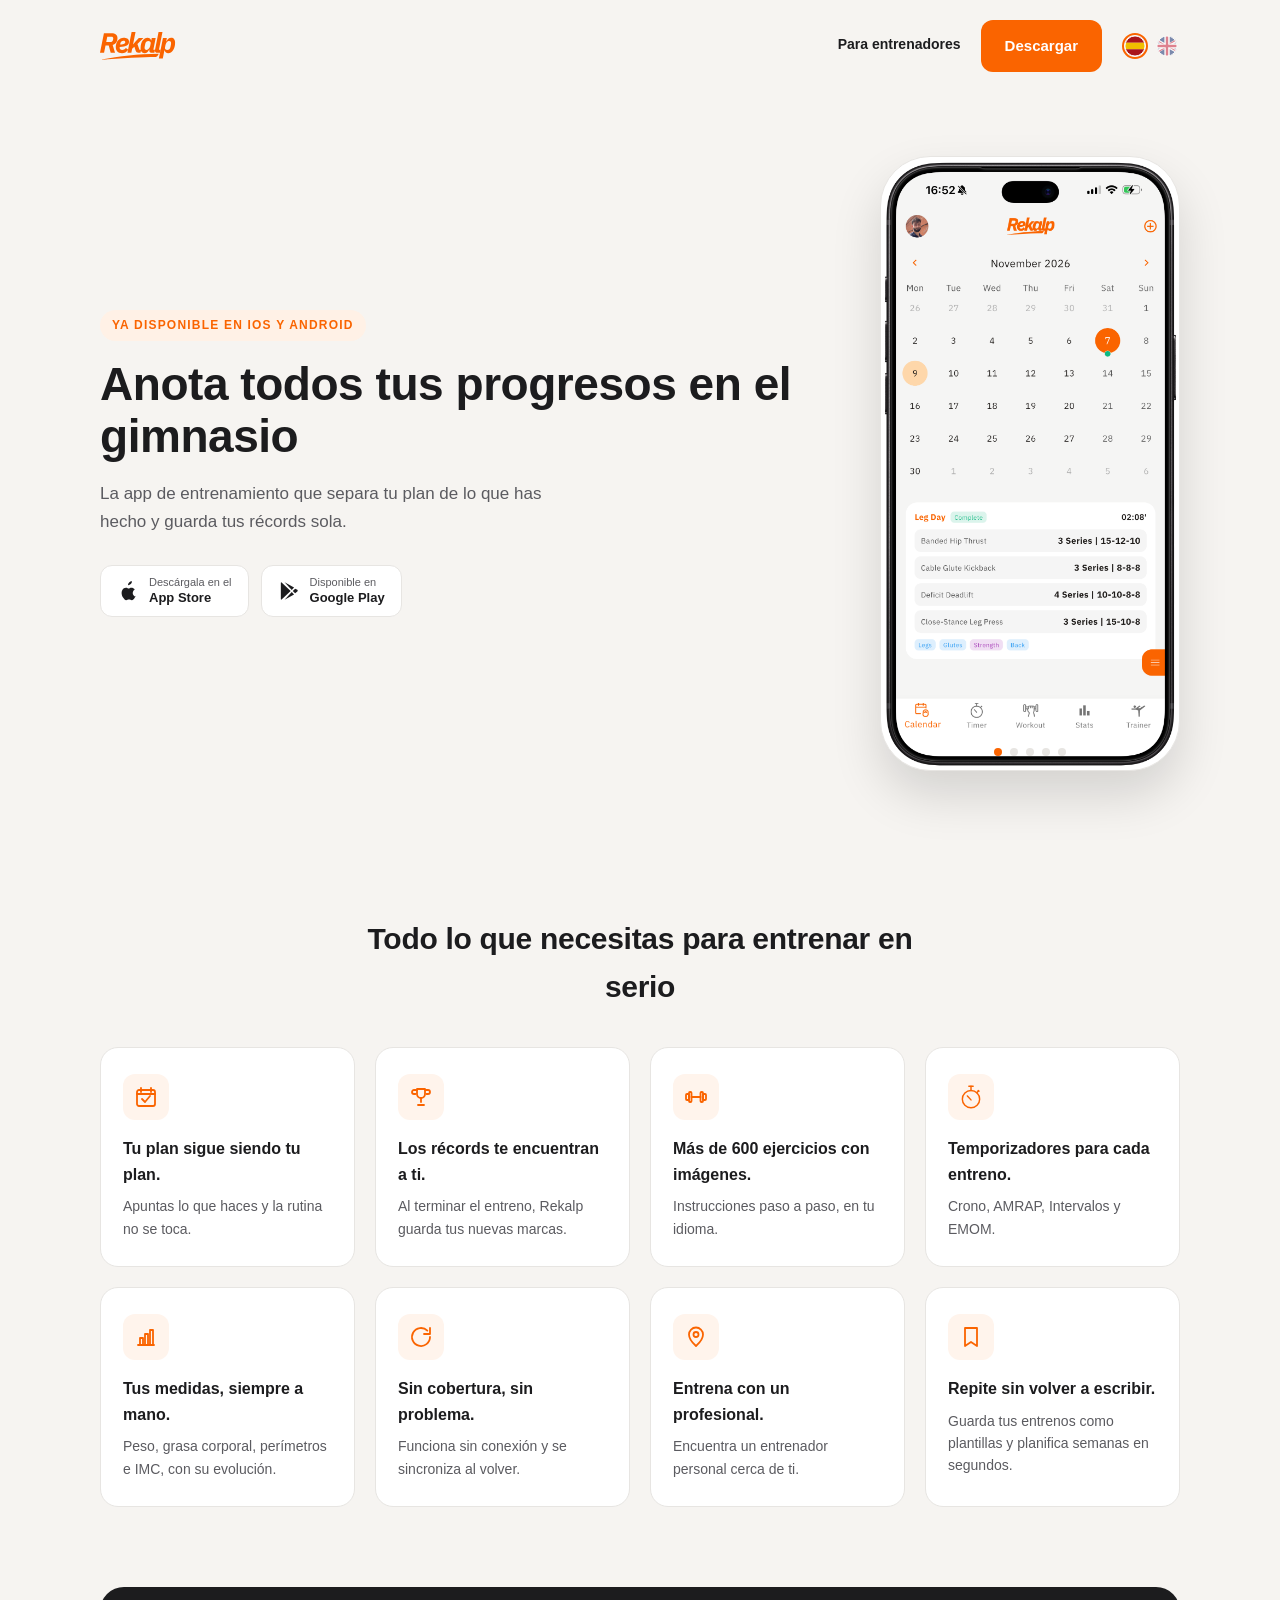
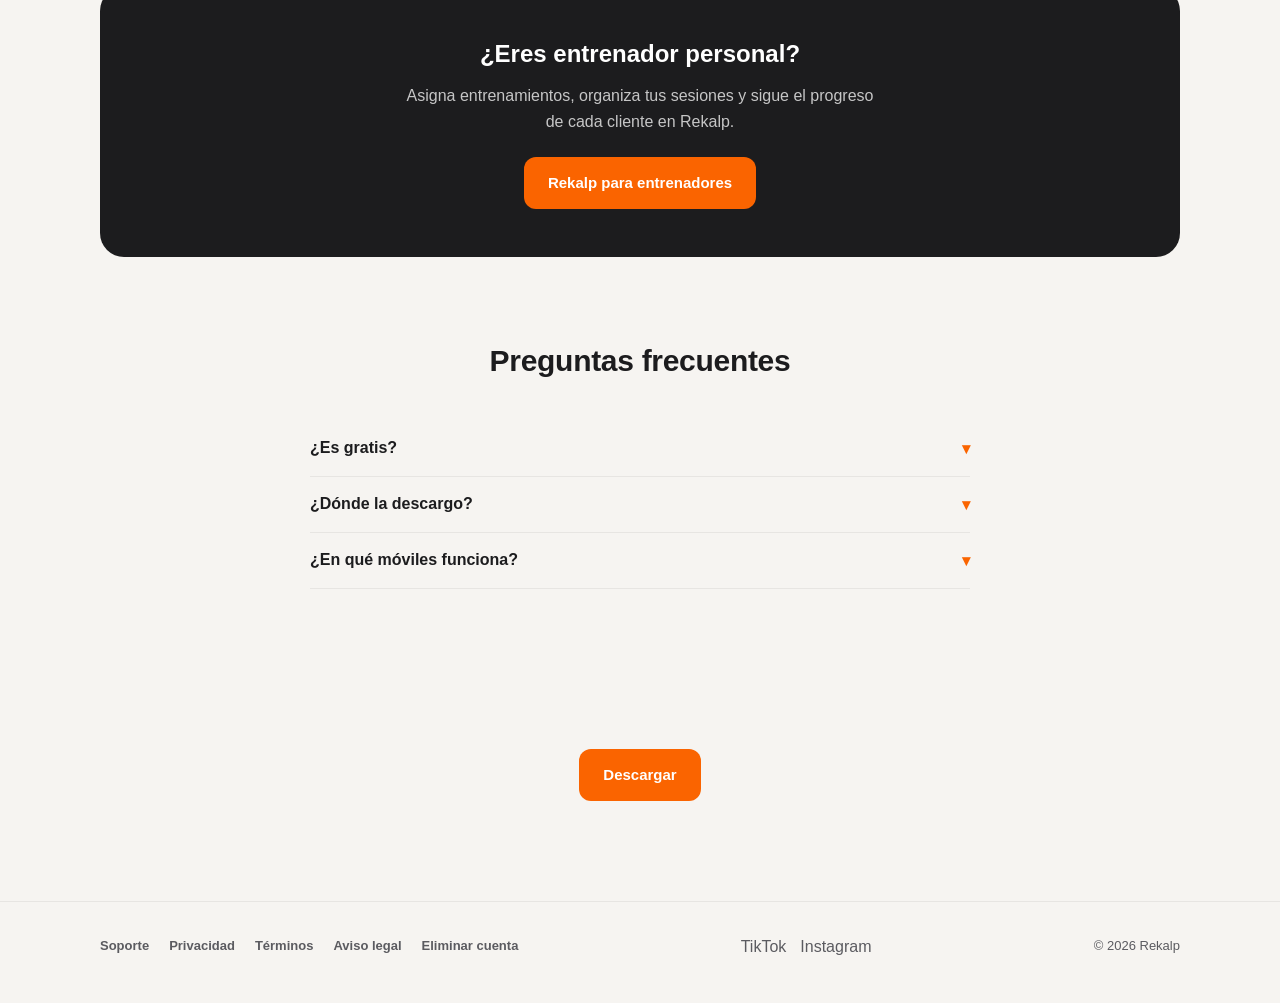
<file: index.html>
<!DOCTYPE html>
<html lang="es">
<head>
<meta charset="UTF-8">
<meta name="viewport" content="width=device-width, initial-scale=1">
<title>Rekalp — Anota todos tus progresos en el gimnasio</title>
<meta name="description" content="La app de entrenamiento que separa tu plan de lo que has hecho y guarda tus récords sola. Disponible gratis en iOS y Android.">
<link rel="icon" href="favicon.svg" type="image/svg+xml">
<link rel="canonical" href="https://rekalp.com/">
<link rel="stylesheet" href="css/site.css">
</head>
<body>

<nav class="topbar">
  <div class="wrap">
    <a href="index.html"><img class="brand-logo" src="assets/logo.svg" alt="Rekalp"></a>
    <div class="nav-links">
      <a class="nav-link" href="trainers/index.html" data-i18n="nav.trainersLink">Para entrenadores</a>
      <a class="btn" href="download/index.html" data-i18n="nav.ctaDownload">Descargar</a>
      <div class="lang-switch"><button type="button" data-lang-switch="es-ES" aria-label="Español"><img src="assets/icons/flag_es.svg" alt=""></button><button type="button" data-lang-switch="en" aria-label="English"><img src="assets/icons/flag_en.svg" alt=""></button></div>
    </div>
  </div>
</nav>

<header class="hero">
  <div class="wrap hero-inner">
    <div class="hero-copy">
      <span class="eyebrow" data-i18n="home.eyebrow">Ya disponible en iOS y Android</span>
      <h1 data-i18n="home.title">Anota todos tus progresos en el gimnasio</h1>
      <p class="lead" data-i18n="home.subtitle">La app de entrenamiento que separa tu plan de lo que has hecho y guarda tus récords sola.</p>

      <div class="store-row">
        <a class="store-badge" href="https://apps.apple.com/app/rekalp-workout-tracker/id6815192731?pt=94496834&amp;ct=web&amp;mt=8" target="_blank" rel="noopener noreferrer">
          <svg viewBox="0 0 24 24" fill="currentColor"><path d="M16.365 1.43c0 1.14-.42 2.1-1.26 2.91-.9.87-1.95 1.32-3.15 1.26-.03-1.11.42-2.1 1.26-2.94.87-.9 1.98-1.35 3.15-1.23zM20.46 17.19c-.42.96-.9 1.83-1.47 2.61-.78 1.08-1.56 2.16-2.82 2.19-1.23.03-1.65-.75-3.06-.75-1.44 0-1.89.72-3.09.78-1.23.06-2.16-1.17-2.97-2.25-1.62-2.19-2.88-6.21-1.2-8.94.84-1.38 2.31-2.25 3.9-2.28 1.2-.03 1.95.81 2.97.81 1.02 0 1.65-.81 3.09-.81 1.26 0 2.61.69 3.57 1.89-3.15 1.95-2.64 6.24.09 7.56z"/></svg>
          <span><span class="store-sub" data-i18n="stores.appleSub">Descárgala en el</span><span class="store-label">App Store</span></span>
        </a>
        <a class="store-badge" href="https://play.google.com/store/apps/details?id=com.brtdigitalmedia.rekalp&amp;referrer=utm_source%3Dweb" target="_blank" rel="noopener noreferrer">
          <svg viewBox="0 0 24 24" fill="currentColor"><path d="M3.6 2.4 13.8 12 3.6 21.6c-.3-.2-.5-.5-.5-.9V3.3c0-.4.2-.7.5-.9zM15 13.2l2.5 2.5-10.3 5.9 7.8-8.4zM21.1 10.7c.6.5.6 1.3 0 1.8l-2.4 1.9L16.1 12l2.6-2.4 2.4 1.1zM15 10.8 7.2 2.4l10.3 5.9L15 10.8z"/></svg>
          <span><span class="store-sub" data-i18n="stores.googleSub">Disponible en</span><span class="store-label">Google Play</span></span>
        </a>
      </div>
    </div>

    <div class="hero-media">
      <div class="carousel" data-carousel>
        <img class="carousel-slide active" src="screenshot_1.png" alt="Captura de la app Rekalp 1">
        <img class="carousel-slide" src="screenshot_2.png" alt="Captura de la app Rekalp 2">
        <img class="carousel-slide" src="screenshot_3.png" alt="Captura de la app Rekalp 3">
        <img class="carousel-slide" src="screenshot_4.png" alt="Captura de la app Rekalp 4">
        <img class="carousel-slide" src="screenshot_5.png" alt="Captura de la app Rekalp 5">
        <div class="carousel-dots">
          <button class="carousel-dot active" aria-label="Mostrar captura 1"></button>
          <button class="carousel-dot" aria-label="Mostrar captura 2"></button>
          <button class="carousel-dot" aria-label="Mostrar captura 3"></button>
          <button class="carousel-dot" aria-label="Mostrar captura 4"></button>
          <button class="carousel-dot" aria-label="Mostrar captura 5"></button>
        </div>
      </div>
    </div>
  </div>
</header>

<section class="section">
  <div class="wrap">
    <div class="section-head">
      <h2 data-i18n="home.advantages.title">Todo lo que necesitas para entrenar en serio</h2>
    </div>
    <div class="card-grid">
      <div class="card">
        <div class="feature-icon">
          <svg viewBox="0 0 24 24" fill="none" stroke="currentColor" stroke-width="1.8" stroke-linecap="round" stroke-linejoin="round"><rect x="3" y="5" width="18" height="16" rx="2"/><line x1="3" y1="9" x2="21" y2="9"/><line x1="7" y1="3" x2="7" y2="7"/><line x1="17" y1="3" x2="17" y2="7"/><polyline points="8 14 11 17 16 11"/></svg>
        </div>
        <h3 data-i18n="home.advantages.item1Title">Tu plan sigue siendo tu plan.</h3>
        <p data-i18n="home.advantages.item1Body">Apuntas lo que haces y la rutina no se toca.</p>
      </div>
      <div class="card">
        <div class="feature-icon">
          <svg viewBox="0 0 24 24" fill="none" stroke="currentColor" stroke-width="1.8" stroke-linecap="round" stroke-linejoin="round"><path d="M8 4h8v5a4 4 0 0 1-8 0V4Z"/><path d="M8 5H5a2 2 0 0 0 0 4h1.5"/><path d="M16 5h3a2 2 0 0 1 0 4h-1.5"/><line x1="12" y1="13" x2="12" y2="17"/><line x1="9" y1="20" x2="15" y2="20"/></svg>
        </div>
        <h3 data-i18n="home.advantages.item2Title">Los récords te encuentran a ti.</h3>
        <p data-i18n="home.advantages.item2Body">Al terminar el entreno, Rekalp guarda tus nuevas marcas.</p>
      </div>
      <div class="card">
        <div class="feature-icon">
          <svg viewBox="0 0 24 24" fill="none" stroke="currentColor" stroke-width="1.8" stroke-linecap="round" stroke-linejoin="round"><rect x="2" y="9" width="3" height="6" rx="1"/><rect x="19" y="9" width="3" height="6" rx="1"/><rect x="5" y="7" width="2.5" height="10" rx="1"/><rect x="16.5" y="7" width="2.5" height="10" rx="1"/><line x1="7.5" y1="12" x2="16.5" y2="12"/></svg>
        </div>
        <h3 data-i18n="home.advantages.item3Title">Más de 600 ejercicios con imágenes.</h3>
        <p data-i18n="home.advantages.item3Body">Instrucciones paso a paso, en tu idioma.</p>
      </div>
      <div class="card">
        <div class="feature-icon">
          <svg viewBox="0 0 25 24" fill="none"><path d="M12.5 23.25C17.4706 23.25 21.5 19.2206 21.5 14.25C21.5 9.27944 17.4706 5.25 12.5 5.25C7.52944 5.25 3.5 9.27944 3.5 14.25C3.5 19.2206 7.52944 23.25 12.5 23.25Z" stroke="currentColor" stroke-width="1.5" stroke-linecap="round" stroke-linejoin="round"/><path d="M18.5 7.5L20.375 5.625" stroke="currentColor" stroke-width="1.5" stroke-linecap="round" stroke-linejoin="round"/><path d="M20 5.25L20.75 6" stroke="currentColor" stroke-width="1.5" stroke-linecap="round" stroke-linejoin="round"/><path d="M12.5 5.25V0.75" stroke="currentColor" stroke-width="1.5" stroke-linecap="round" stroke-linejoin="round"/><path d="M14.75 0.75H10.25" stroke="currentColor" stroke-width="1.5" stroke-linecap="round" stroke-linejoin="round"/><path d="M12.5 15.0001L8.75 10.8491" stroke="currentColor" stroke-width="1.5" stroke-linecap="round" stroke-linejoin="round"/></svg>
        </div>
        <h3 data-i18n="home.advantages.item4Title">Temporizadores para cada entreno.</h3>
        <p data-i18n="home.advantages.item4Body">Crono, AMRAP, Intervalos y EMOM.</p>
      </div>
      <div class="card">
        <div class="feature-icon">
          <svg viewBox="0 0 24 24" fill="none" stroke="currentColor" stroke-width="1.8" stroke-linecap="round" stroke-linejoin="round"><line x1="4" y1="20" x2="20" y2="20"/><rect x="6" y="13" width="3" height="7"/><rect x="11" y="9" width="3" height="11"/><rect x="16" y="5" width="3" height="15"/></svg>
        </div>
        <h3 data-i18n="home.advantages.item5Title">Tus medidas, siempre a mano.</h3>
        <p data-i18n="home.advantages.item5Body">Peso, grasa corporal, perímetros e IMC, con su evolución.</p>
      </div>
      <div class="card">
        <div class="feature-icon">
          <svg viewBox="0 0 24 24" fill="none" stroke="currentColor" stroke-width="1.8" stroke-linecap="round" stroke-linejoin="round"><path d="M21 12a9 9 0 1 1-2.64-6.36"/><polyline points="21 3 21 9 15 9"/></svg>
        </div>
        <h3 data-i18n="home.advantages.item6Title">Sin cobertura, sin problema.</h3>
        <p data-i18n="home.advantages.item6Body">Funciona sin conexión y se sincroniza al volver.</p>
      </div>
      <div class="card">
        <div class="feature-icon">
          <svg viewBox="0 0 24 24" fill="none" stroke="currentColor" stroke-width="1.8" stroke-linecap="round" stroke-linejoin="round"><path d="M12 21s-7-6.2-7-11.5a7 7 0 0 1 14 0C19 14.8 12 21 12 21Z"/><circle cx="12" cy="9.5" r="2.5"/></svg>
        </div>
        <h3 data-i18n="home.advantages.item7Title">Entrena con un profesional.</h3>
        <p data-i18n="home.advantages.item7Body">Encuentra un entrenador personal cerca de ti.</p>
      </div>
      <div class="card">
        <div class="feature-icon">
          <svg viewBox="0 0 24 24" fill="none" stroke="currentColor" stroke-width="1.8" stroke-linecap="round" stroke-linejoin="round"><path d="M6 3h12v18l-6-4-6 4V3Z"/></svg>
        </div>
        <h3 data-i18n="home.advantages.item8Title">Repite sin volver a escribir.</h3>
        <p data-i18n="home.advantages.item8Body">Guarda tus entrenos como plantillas y planifica semanas en segundos.</p>
      </div>
    </div>
  </div>
</section>

<section class="section" style="padding-top:0;">
  <div class="wrap">
    <div class="dark-band" style="text-align:center;">
      <h2 data-i18n="home.trainerBlock.title">¿Eres entrenador personal?</h2>
      <p style="margin:0 auto 22px; max-width:480px;" data-i18n="home.trainerBlock.body">Asigna entrenamientos, organiza tus sesiones y sigue el progreso de cada cliente en Rekalp.</p>
      <a class="btn" href="trainers/index.html" data-i18n="home.trainerBlock.cta">Rekalp para entrenadores</a>
    </div>
  </div>
</section>

<section class="section" style="padding-top:0;">
  <div class="wrap" style="max-width:700px;">
    <div class="section-head">
      <h2 data-i18n="home.faq.title">Preguntas frecuentes</h2>
    </div>
    <div class="faq-list">
      <div class="faq-item">
        <button class="faq-question"><span data-i18n="home.faq.q1">¿Es gratis?</span><span class="chevron">▾</span></button>
        <div class="faq-answer"><p data-i18n="home.faq.a1">Sí. Rekalp es gratis con anuncios. Rekalp Pro quita los anuncios y te deja usarla en hasta 3 dispositivos (2,99 €/mes o 19,99 €/año).</p></div>
      </div>
      <div class="faq-item">
        <button class="faq-question"><span data-i18n="home.faq.q2Live">¿Dónde la descargo?</span><span class="chevron">▾</span></button>
        <div class="faq-answer"><p data-i18n="home.faq.a2Live">En el App Store para iPhone y en Google Play para Android.</p></div>
      </div>
      <div class="faq-item">
        <button class="faq-question"><span data-i18n="home.faq.q3">¿En qué móviles funciona?</span><span class="chevron">▾</span></button>
        <div class="faq-answer"><p data-i18n="home.faq.a3">iPhone y Android.</p></div>
      </div>
    </div>
  </div>
</section>

<section class="section" style="text-align:center;">
  <div class="wrap">
    <a class="btn" href="download/index.html" data-i18n="nav.ctaDownload">Descargar</a>
  </div>
</section>

<footer>
  <div class="wrap">
    <div class="footer-links">
      <a href="support/index.html" data-i18n="footer.support">Soporte</a>
      <a href="privacy/index.html" data-i18n="footer.privacy">Privacidad</a>
      <a href="terms/index.html" data-i18n="footer.terms">Términos</a>
      <a href="legal/index.html" data-i18n="footer.legal">Aviso legal</a>
      <a href="delete-account/index.html" data-i18n="footer.deleteAccount">Eliminar cuenta</a>
    </div>
    <div class="footer-social">
      <!-- TODO: replace with the real TikTok/Instagram handle URLs once confirmed -->
      <a href="https://www.tiktok.com/@rekalp_app" target="_blank" rel="noopener noreferrer" aria-label="TikTok">TikTok</a>
      <a href="https://www.instagram.com/rekalp_app" target="_blank" rel="noopener noreferrer" aria-label="Instagram">Instagram</a>
    </div>
    <span class="footer-copy" data-i18n="footer.copyright">© 2026 Rekalp</span>
  </div>
</footer>

<script src="js/i18n.js"></script>
<script src="js/carousel.js"></script>
<script>
document.querySelectorAll('.faq-question').forEach(function (btn) {
  btn.addEventListener('click', function () {
    btn.closest('.faq-item').classList.toggle('open');
  });
});
</script>

</body>
</html>
</file>
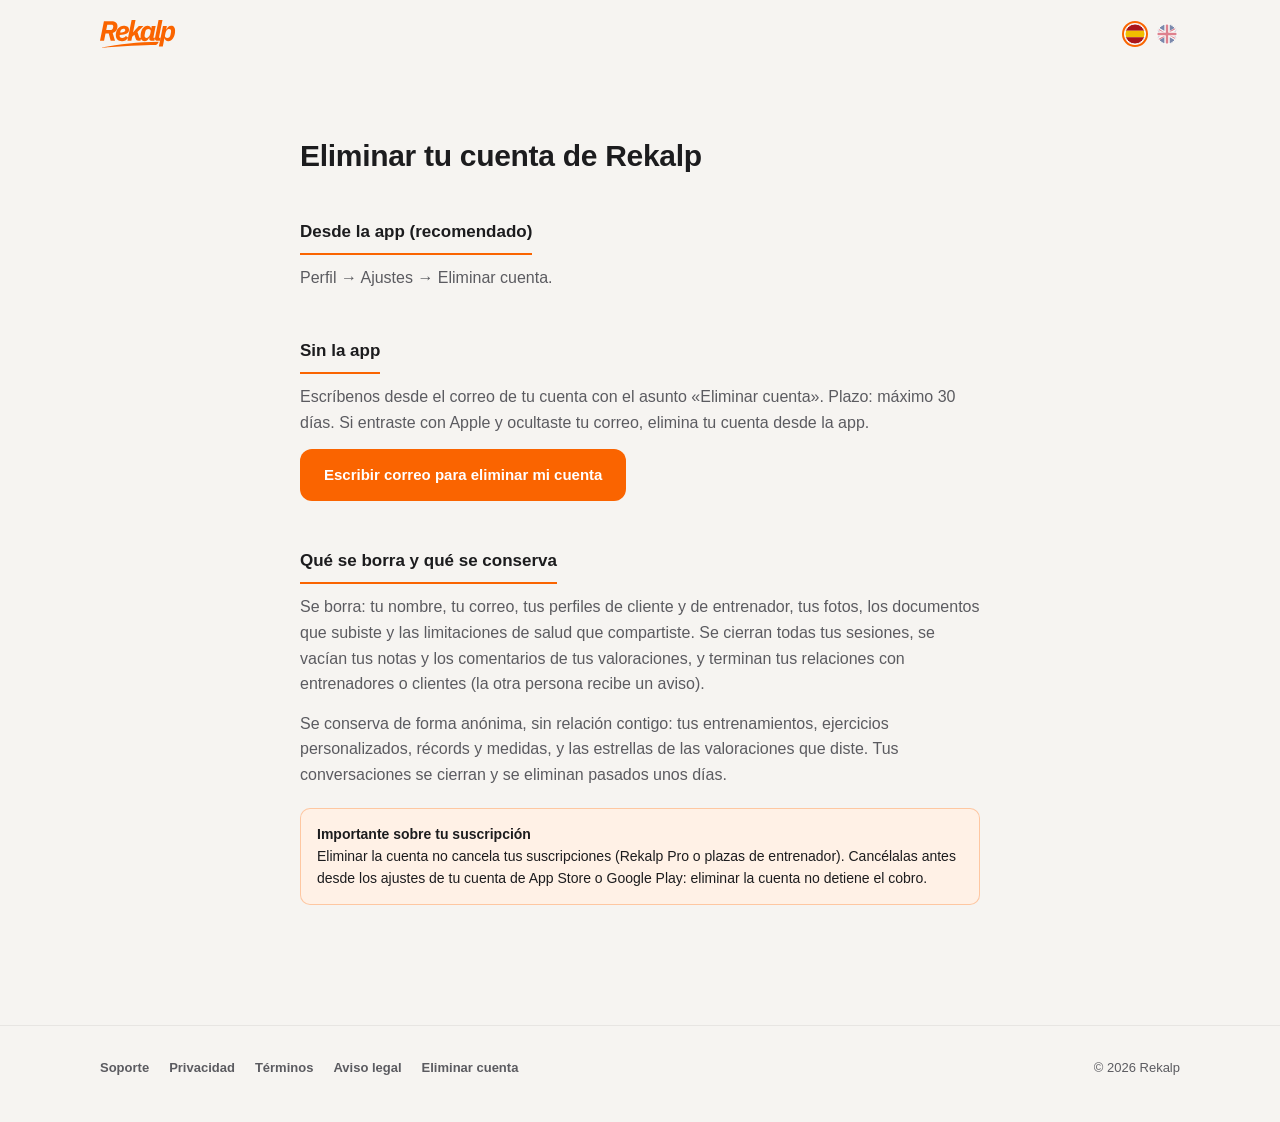
<file: delete-account/index.html>
<!DOCTYPE html>
<html lang="es">
<head>
<meta charset="UTF-8">
<meta name="viewport" content="width=device-width, initial-scale=1">
<title>Eliminar cuenta — Rekalp</title>
<meta name="description" content="Cómo eliminar tu cuenta de Rekalp, desde la app o por correo.">
<link rel="icon" href="../favicon.svg" type="image/svg+xml">
<link rel="canonical" href="https://rekalp.com/delete-account">
<link rel="stylesheet" href="../css/site.css">
</head>
<body>

<nav class="topbar">
  <div class="wrap">
    <a href="../index.html"><img class="brand-logo" src="../assets/logo.svg" alt="Rekalp"></a>
    <div class="lang-switch"><button type="button" data-lang-switch="es-ES" aria-label="Español"><img src="../assets/icons/flag_es.svg" alt=""></button><button type="button" data-lang-switch="en" aria-label="English"><img src="../assets/icons/flag_en.svg" alt=""></button></div>
  </div>
</nav>

<div class="doc">
  <h1 data-i18n="deleteAccount.title">Eliminar tu cuenta de Rekalp</h1>

  <h2 data-i18n="deleteAccount.fromAppTitle">Desde la app (recomendado)</h2>
  <p data-i18n="deleteAccount.fromAppBody">Perfil → Ajustes → Eliminar cuenta.</p>

  <h2 data-i18n="deleteAccount.withoutAppTitle">Sin la app</h2>
  <p data-i18n="deleteAccount.withoutAppBody">Escríbenos desde el correo de tu cuenta con el asunto «Eliminar cuenta». Plazo: máximo 30 días. Si entraste con Apple y ocultaste tu correo, elimina tu cuenta desde la app.</p>
  <p>
    <a class="btn" id="delete-mailto" href="#" data-i18n="deleteAccount.mailtoButton">Escribir correo para eliminar mi cuenta</a>
  </p>

  <h2 data-i18n="deleteAccount.dataTitle">Qué se borra y qué se conserva</h2>
  <p data-i18n="deleteAccount.dataDeleted">Se borra: tu nombre, tu correo, tus perfiles de cliente y de entrenador, tus fotos, los documentos que subiste y las limitaciones de salud que compartiste. Se cierran todas tus sesiones, se vacían tus notas y los comentarios de tus valoraciones, y terminan tus relaciones con entrenadores o clientes (la otra persona recibe un aviso).</p>
  <p data-i18n="deleteAccount.dataKept">Se conserva de forma anónima, sin relación contigo: tus entrenamientos, ejercicios personalizados, récords y medidas, y las estrellas de las valoraciones que diste. Tus conversaciones se cierran y se eliminan pasados unos días.</p>

  <div class="note">
    <strong data-i18n="deleteAccount.subscriptionWarningTitle">Importante sobre tu suscripción</strong><br>
    <span data-i18n="deleteAccount.subscriptionWarningBody">Eliminar la cuenta no cancela tus suscripciones (Rekalp Pro o plazas de entrenador). Cancélalas antes desde los ajustes de tu cuenta de App Store o Google Play: eliminar la cuenta no detiene el cobro.</span>
  </div>
</div>

<footer>
  <div class="wrap">
    <div class="footer-links">
      <a href="../support/index.html" data-i18n="footer.support">Soporte</a>
      <a href="../privacy/index.html" data-i18n="footer.privacy">Privacidad</a>
      <a href="../terms/index.html" data-i18n="footer.terms">Términos</a>
      <a href="../legal/index.html" data-i18n="footer.legal">Aviso legal</a>
      <a href="../delete-account/index.html" data-i18n="footer.deleteAccount">Eliminar cuenta</a>
    </div>
    <span class="footer-copy" data-i18n="footer.copyright">© 2026 Rekalp</span>
  </div>
</footer>

<script src="../js/i18n.js"></script>
<script>
document.getElementById('delete-mailto').href =
  'mailto:rekalpfitness+legal@gmail.com?subject=' + encodeURIComponent('Eliminar cuenta') +
  '&body=' + 'Hola%2C%20quiero%20eliminar%20mi%20cuenta%20de%20Rekalp%20asociada%20a%20este%20correo%20electr%C3%B3nico.%0D%0A%0D%0AGracias.';
</script>

</body>
</html>
</file>
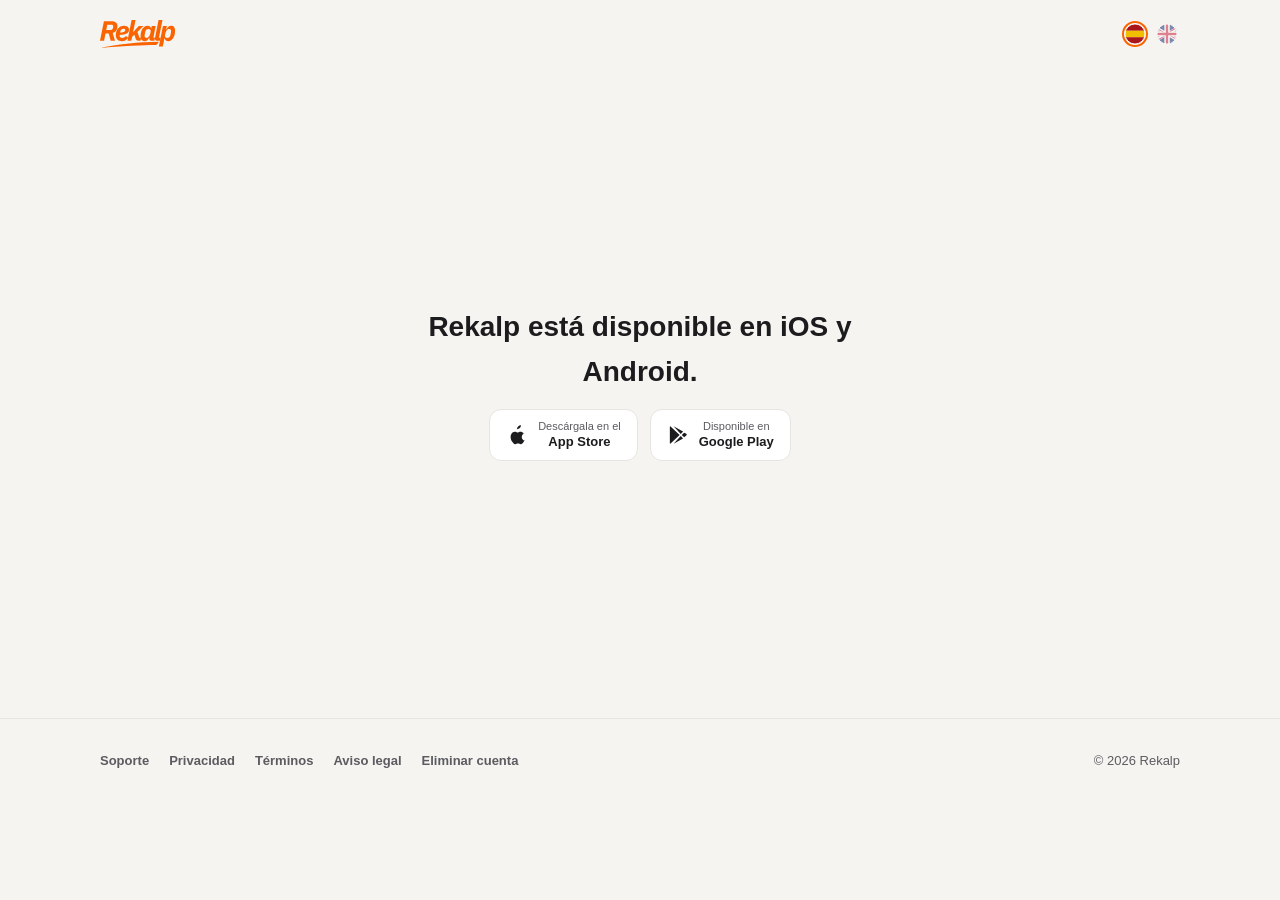
<file: download/index.html>
<!DOCTYPE html>
<html lang="es">
<head>
<meta charset="UTF-8">
<meta name="viewport" content="width=device-width, initial-scale=1">
<title>Descargar Rekalp</title>
<link rel="icon" href="../favicon.svg" type="image/svg+xml">
<link rel="canonical" href="https://rekalp.com/download">
<link rel="stylesheet" href="../css/site.css">
</head>
<body>

<nav class="topbar">
  <div class="wrap">
    <a href="../index.html"><img class="brand-logo" src="../assets/logo.svg" alt="Rekalp"></a>
    <div class="lang-switch"><button type="button" data-lang-switch="es-ES" aria-label="Español"><img src="../assets/icons/flag_es.svg" alt=""></button><button type="button" data-lang-switch="en" aria-label="English"><img src="../assets/icons/flag_en.svg" alt=""></button></div>
  </div>
</nav>

<div class="simple-page">
  <div class="simple-card">
    <h1 data-i18n="download.title">Rekalp está disponible en iOS y Android.</h1>
    <div class="store-row" style="justify-content:center;">
      <a class="store-badge" href="https://apps.apple.com/app/rekalp-workout-tracker/id6815192731" target="_blank" rel="noopener noreferrer">
        <svg viewBox="0 0 24 24" fill="currentColor"><path d="M16.365 1.43c0 1.14-.42 2.1-1.26 2.91-.9.87-1.95 1.32-3.15 1.26-.03-1.11.42-2.1 1.26-2.94.87-.9 1.98-1.35 3.15-1.23zM20.46 17.19c-.42.96-.9 1.83-1.47 2.61-.78 1.08-1.56 2.16-2.82 2.19-1.23.03-1.65-.75-3.06-.75-1.44 0-1.89.72-3.09.78-1.23.06-2.16-1.17-2.97-2.25-1.62-2.19-2.88-6.21-1.2-8.94.84-1.38 2.31-2.25 3.9-2.28 1.2-.03 1.95.81 2.97.81 1.02 0 1.65-.81 3.09-.81 1.26 0 2.61.69 3.57 1.89-3.15 1.95-2.64 6.24.09 7.56z"/></svg>
        <span><span class="store-sub" data-i18n="stores.appleSub">Descárgala en el</span><span class="store-label">App Store</span></span>
      </a>
      <a class="store-badge" href="https://play.google.com/store/apps/details?id=com.brtdigitalmedia.rekalp" target="_blank" rel="noopener noreferrer">
        <svg viewBox="0 0 24 24" fill="currentColor"><path d="M3.6 2.4 13.8 12 3.6 21.6c-.3-.2-.5-.5-.5-.9V3.3c0-.4.2-.7.5-.9zM15 13.2l2.5 2.5-10.3 5.9 7.8-8.4zM21.1 10.7c.6.5.6 1.3 0 1.8l-2.4 1.9L16.1 12l2.6-2.4 2.4 1.1zM15 10.8 7.2 2.4l10.3 5.9L15 10.8z"/></svg>
        <span><span class="store-sub" data-i18n="stores.googleSub">Disponible en</span><span class="store-label">Google Play</span></span>
      </a>
    </div>
  </div>
</div>

<footer>
  <div class="wrap">
    <div class="footer-links">
      <a href="../support/index.html" data-i18n="footer.support">Soporte</a>
      <a href="../privacy/index.html" data-i18n="footer.privacy">Privacidad</a>
      <a href="../terms/index.html" data-i18n="footer.terms">Términos</a>
      <a href="../legal/index.html" data-i18n="footer.legal">Aviso legal</a>
      <a href="../delete-account/index.html" data-i18n="footer.deleteAccount">Eliminar cuenta</a>
    </div>
    <span class="footer-copy" data-i18n="footer.copyright">© 2026 Rekalp</span>
  </div>
</footer>

<script src="../js/i18n.js"></script>
<script>
(function () {
  var src = new URLSearchParams(window.location.search).get('src') || 'directo';
  var ua = navigator.userAgent || '';
  var isIOS = /iPad|iPhone|iPod/.test(ua);
  var isAndroid = /Android/.test(ua);

  var APP_STORE_URL = 'https://apps.apple.com/app/rekalp-workout-tracker/id6815192731?pt=94496834&mt=8&ct=' + encodeURIComponent(src);
  var PLAY_STORE_URL = 'https://play.google.com/store/apps/details?id=com.brtdigitalmedia.rekalp&referrer=utm_source%3D' + encodeURIComponent(src);

  if (isIOS) {
    window.location.replace(APP_STORE_URL);
  } else if (isAndroid) {
    window.location.replace(PLAY_STORE_URL);
  }
  var badges = document.querySelectorAll('.store-badge');
  badges[0].href = APP_STORE_URL;
  badges[1].href = PLAY_STORE_URL;
})();
</script>

</body>
</html>
</file>
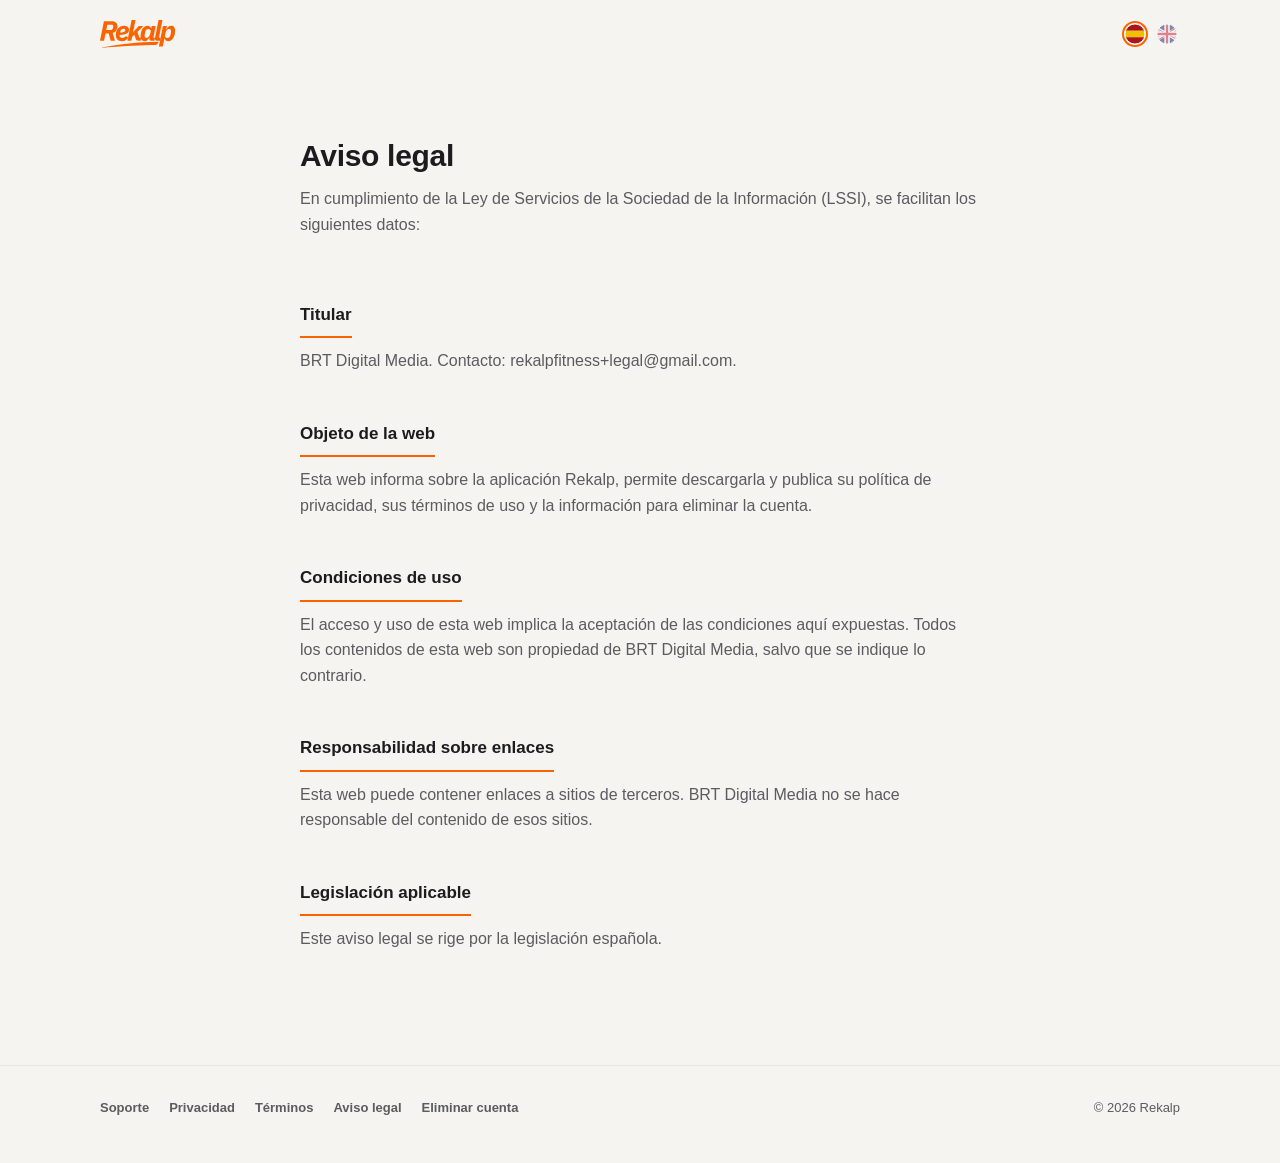
<file: legal/index.html>
<!DOCTYPE html>
<html lang="es">
<head>
<meta charset="UTF-8">
<meta name="viewport" content="width=device-width, initial-scale=1">
<title>Aviso legal — Rekalp</title>
<link rel="icon" href="../favicon.svg" type="image/svg+xml">
<link rel="canonical" href="https://rekalp.com/legal">
<link rel="stylesheet" href="../css/site.css">
</head>
<body>

<nav class="topbar">
  <div class="wrap">
    <a href="../index.html"><img class="brand-logo" src="../assets/logo.svg" alt="Rekalp"></a>
    <div class="lang-switch"><button type="button" data-lang-switch="es-ES" aria-label="Español"><img src="../assets/icons/flag_es.svg" alt=""></button><button type="button" data-lang-switch="en" aria-label="English"><img src="../assets/icons/flag_en.svg" alt=""></button></div>
  </div>
</nav>

<div class="doc">
  <h1 data-i18n="legal.title">Aviso legal</h1>
  <p class="intro" data-i18n="legal.intro">En cumplimiento de la Ley de Servicios de la Sociedad de la Información (LSSI), se facilitan los siguientes datos:</p>

  <h2 data-i18n="legal.ownerTitle">Titular</h2>
  <p data-i18n="legal.ownerBody">BRT Digital Media. Contacto: rekalpfitness+legal@gmail.com.</p>

  <h2 data-i18n="legal.purposeTitle">Objeto de la web</h2>
  <p data-i18n="legal.purposeBody">Esta web informa sobre la aplicación Rekalp, permite descargarla y publica su política de privacidad, sus términos de uso y la información para eliminar la cuenta.</p>

  <h2 data-i18n="legal.usageTitle">Condiciones de uso</h2>
  <p data-i18n="legal.usageBody">El acceso y uso de esta web implica la aceptación de las condiciones aquí expuestas. Todos los contenidos de esta web son propiedad de BRT Digital Media, salvo que se indique lo contrario.</p>

  <h2 data-i18n="legal.liabilityTitle">Responsabilidad sobre enlaces</h2>
  <p data-i18n="legal.liabilityBody">Esta web puede contener enlaces a sitios de terceros. BRT Digital Media no se hace responsable del contenido de esos sitios.</p>

  <h2 data-i18n="legal.lawTitle">Legislación aplicable</h2>
  <p data-i18n="legal.lawBody">Este aviso legal se rige por la legislación española.</p>
</div>

<footer>
  <div class="wrap">
    <div class="footer-links">
      <a href="../support/index.html" data-i18n="footer.support">Soporte</a>
      <a href="../privacy/index.html" data-i18n="footer.privacy">Privacidad</a>
      <a href="../terms/index.html" data-i18n="footer.terms">Términos</a>
      <a href="../legal/index.html" data-i18n="footer.legal">Aviso legal</a>
      <a href="../delete-account/index.html" data-i18n="footer.deleteAccount">Eliminar cuenta</a>
    </div>
    <span class="footer-copy" data-i18n="footer.copyright">© 2026 Rekalp</span>
  </div>
</footer>

<script src="../js/i18n.js"></script>

</body>
</html>
</file>
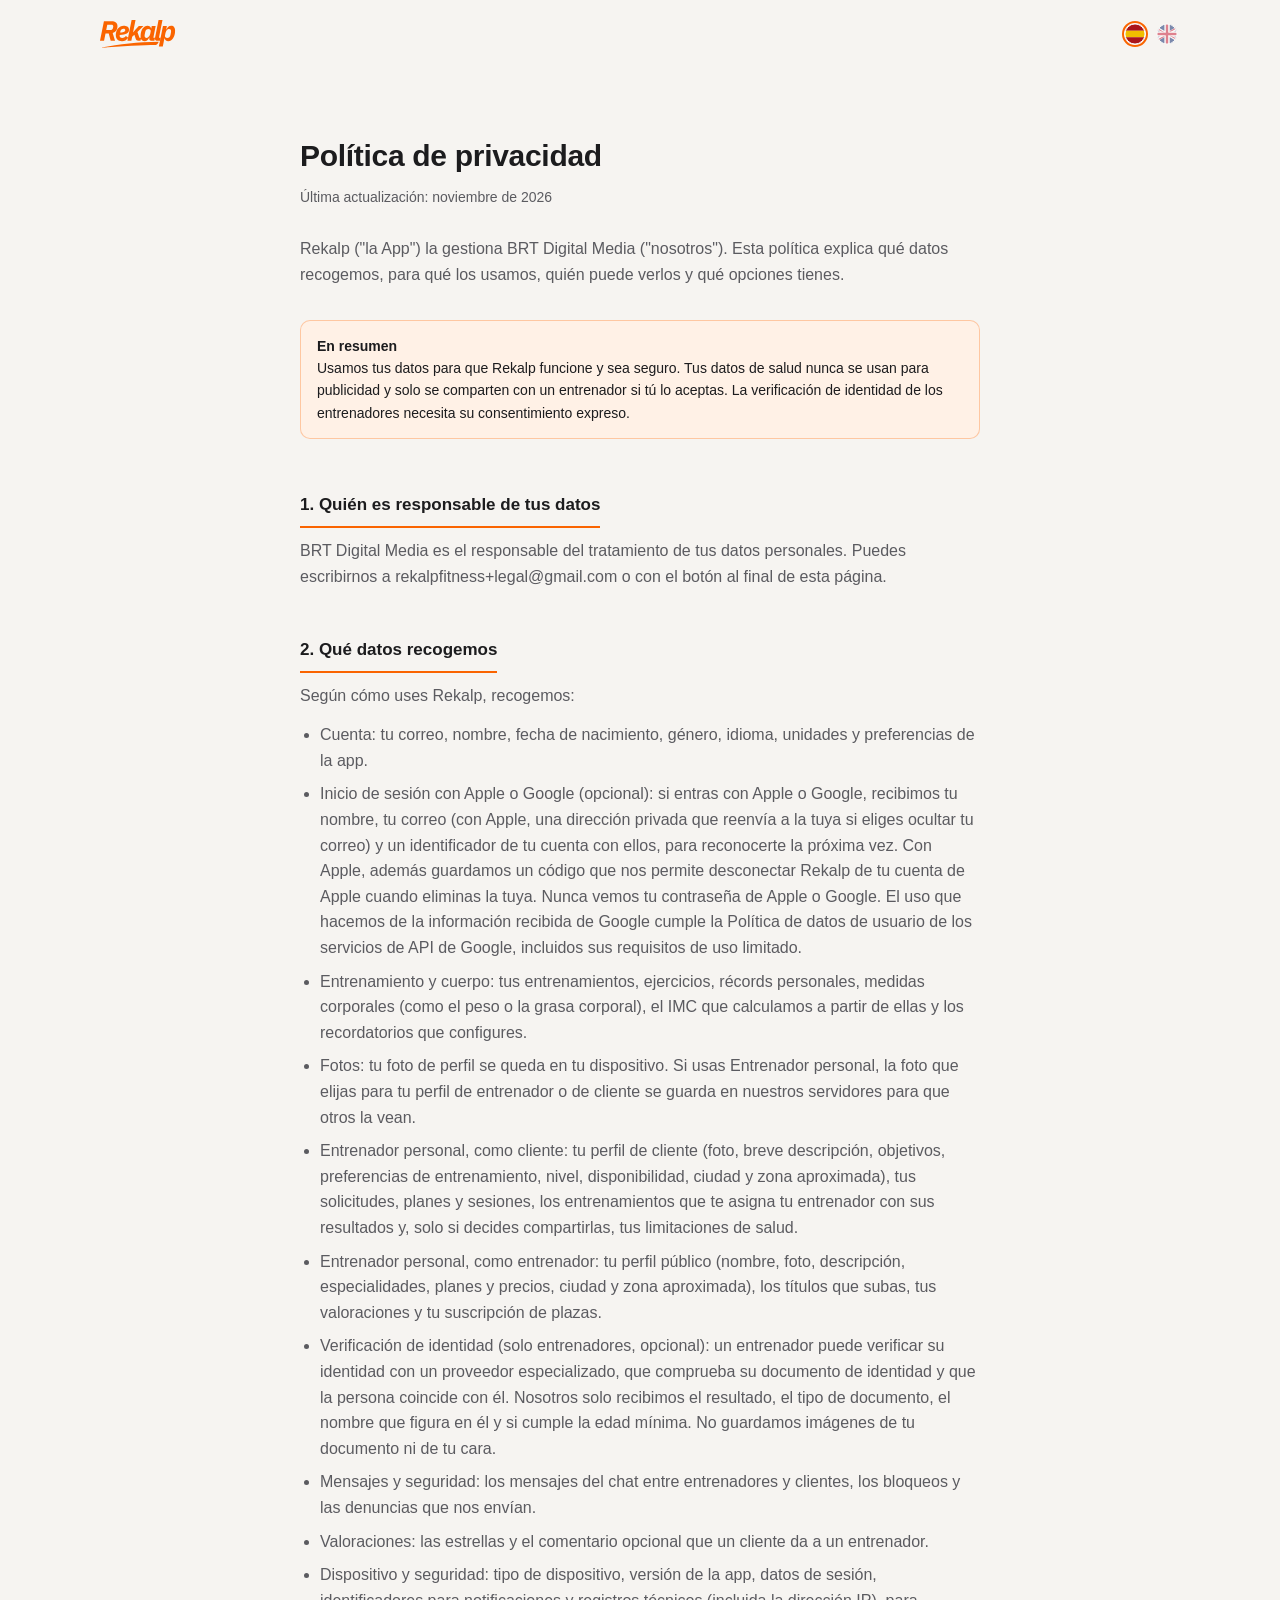
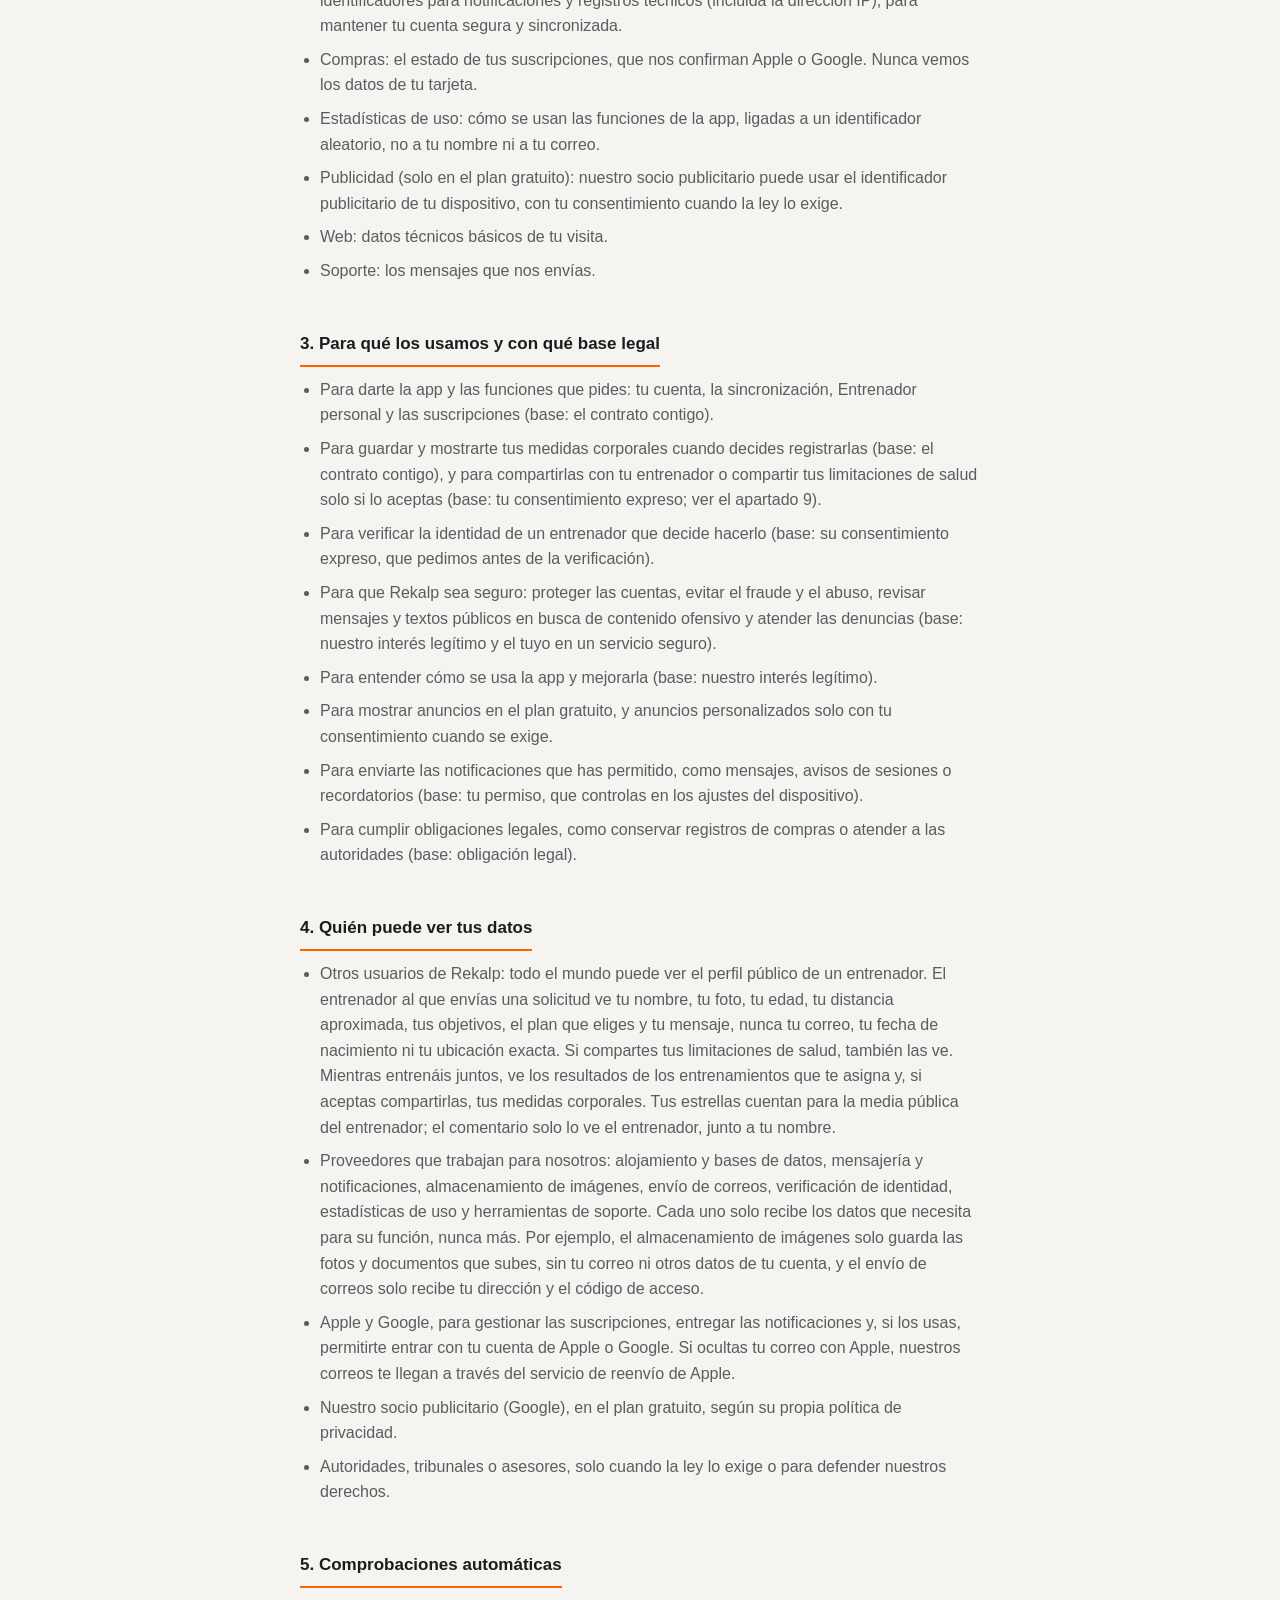
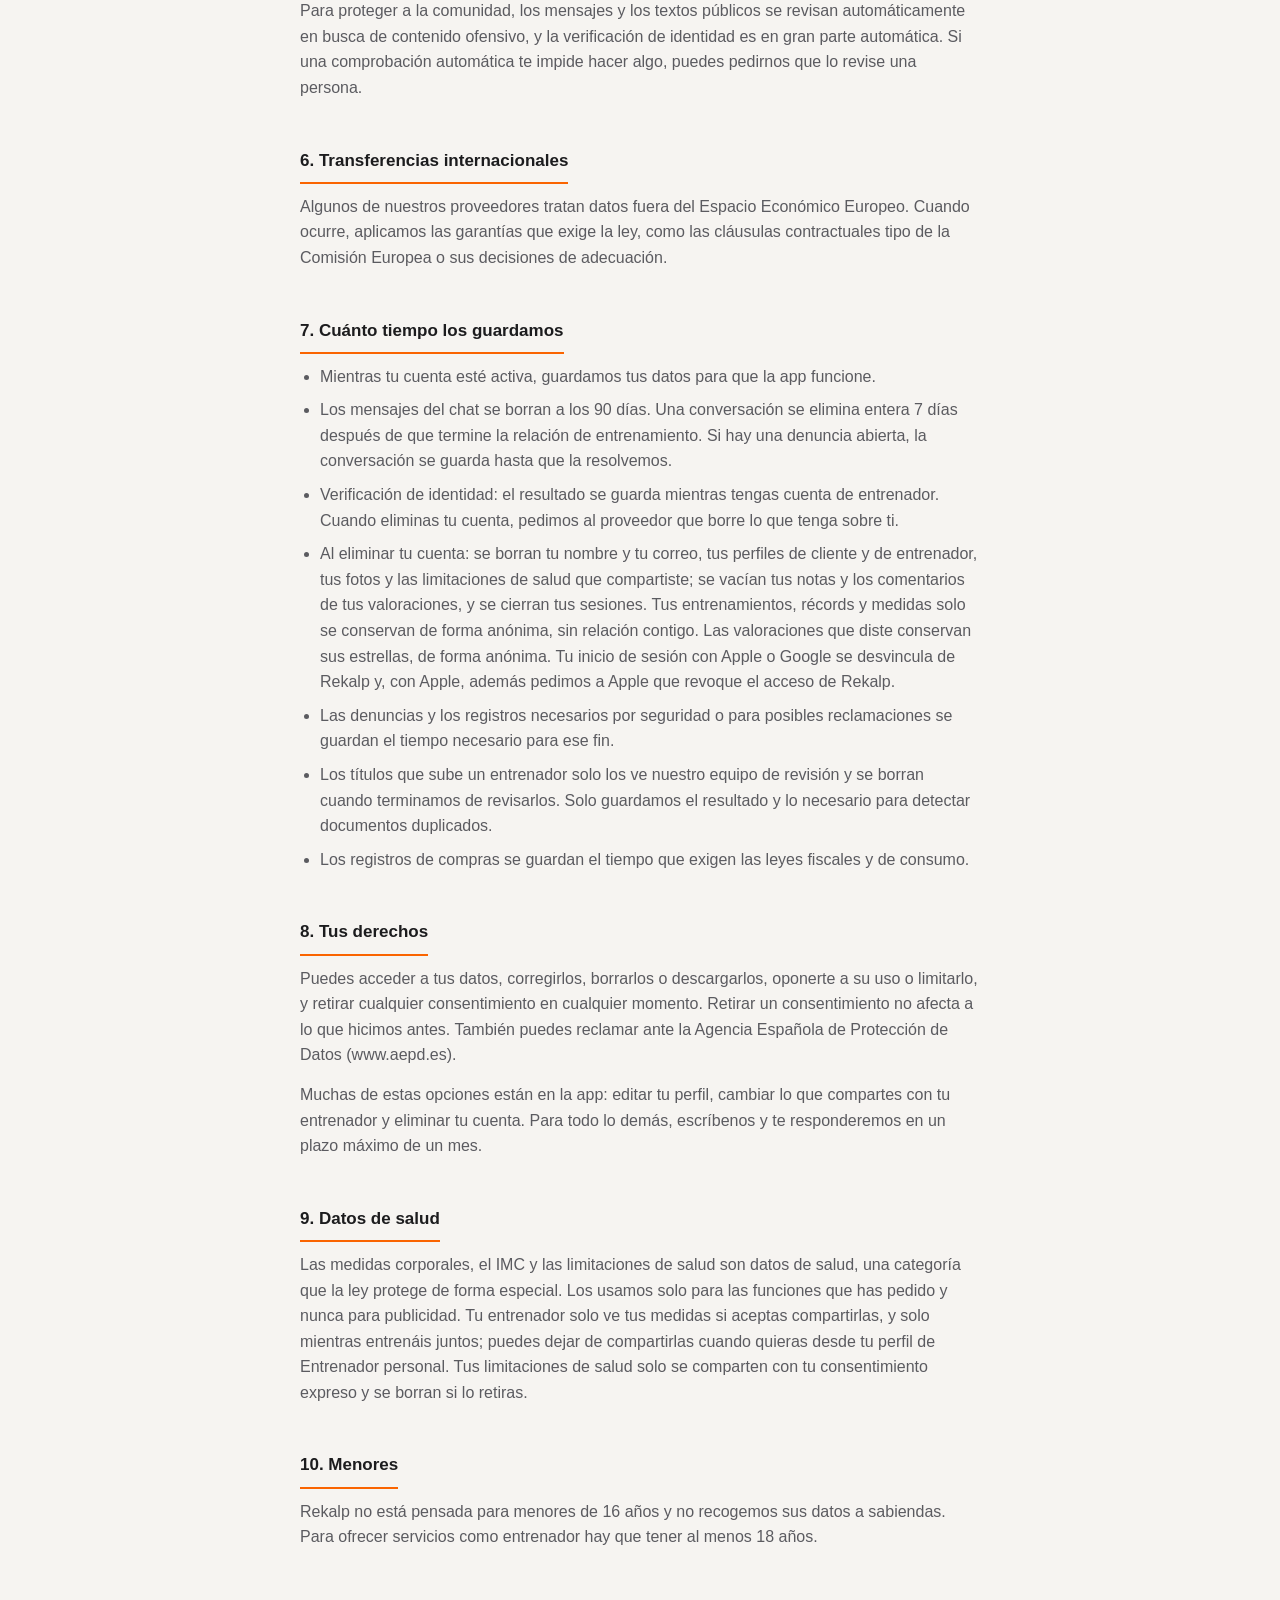
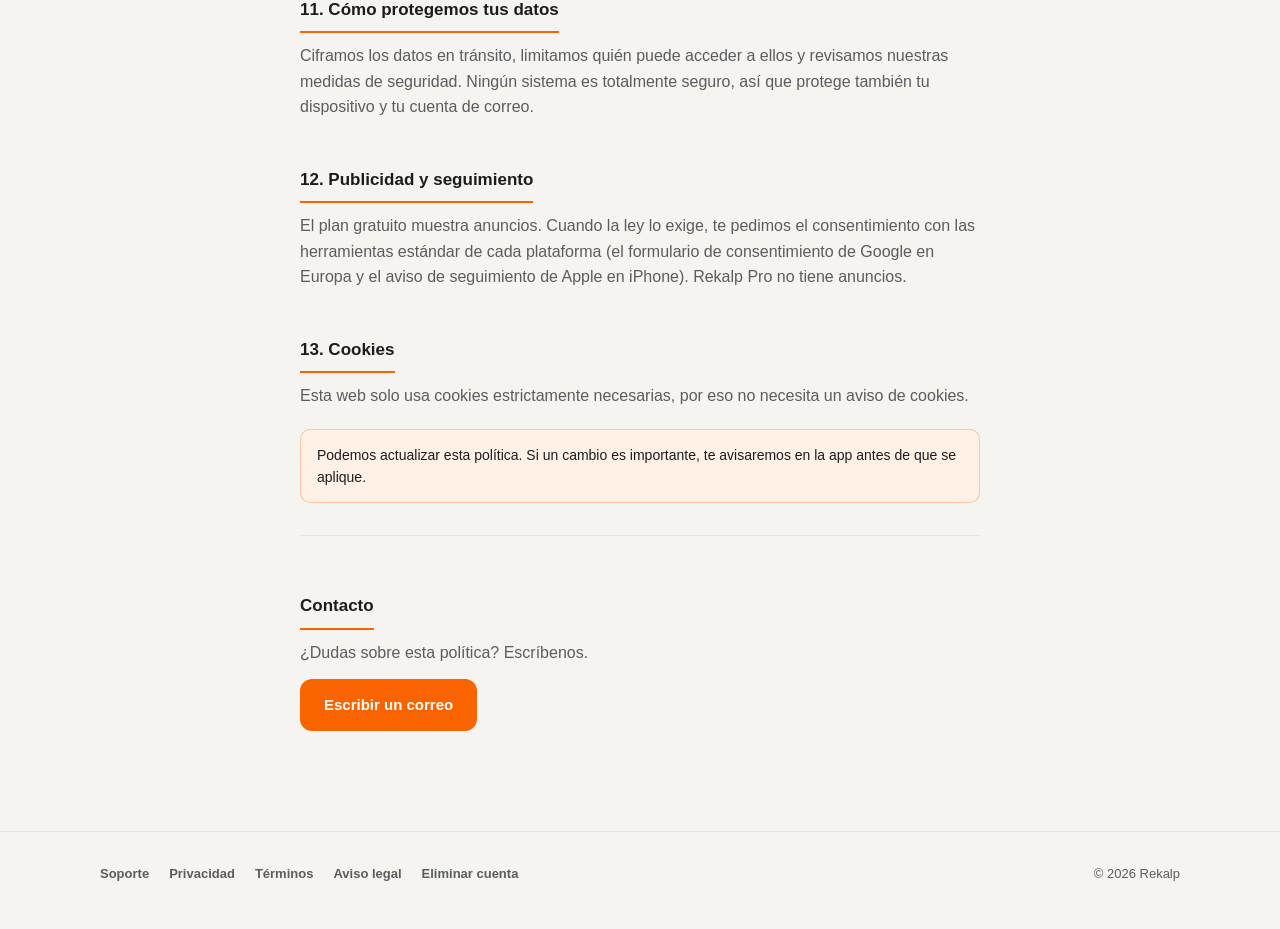
<file: privacy/index.html>
<!DOCTYPE html>
<html lang="es">
<head>
<meta charset="UTF-8">
<meta name="viewport" content="width=device-width, initial-scale=1">
<title>Política de privacidad — Rekalp</title>
<link rel="icon" href="../favicon.svg" type="image/svg+xml">
<link rel="canonical" href="https://rekalp.com/privacy">
<link rel="stylesheet" href="../css/site.css">
</head>
<body>

<nav class="topbar">
  <div class="wrap">
    <a href="../index.html"><img class="brand-logo" src="../assets/logo.svg" alt="Rekalp"></a>
    <div class="lang-switch"><button type="button" data-lang-switch="es-ES" aria-label="Español"><img src="../assets/icons/flag_es.svg" alt=""></button><button type="button" data-lang-switch="en" aria-label="English"><img src="../assets/icons/flag_en.svg" alt=""></button></div>
  </div>
</nav>

<div class="doc">
  <h1 data-i18n="privacy.title">Política de privacidad</h1>
  <p class="meta" data-i18n="privacy.effectiveDate">Última actualización: noviembre de 2026</p>
  <p class="intro" data-i18n="privacy.intro">Rekalp ("la App") la gestiona BRT Digital Media ("nosotros"). Esta política explica qué datos recogemos, para qué los usamos, quién puede verlos y qué opciones tienes.</p>
  <div class="note">
    <strong data-i18n="privacy.summaryTitle">En resumen</strong><br>
    <span data-i18n="privacy.summaryBody">Usamos tus datos para que Rekalp funcione y sea seguro. Tus datos de salud nunca se usan para publicidad y solo se comparten con un entrenador si tú lo aceptas. La verificación de identidad de los entrenadores necesita su consentimiento expreso.</span>
  </div>
  <h2 data-i18n="privacy.s1Title">1. Quién es responsable de tus datos</h2>
  <p data-i18n="privacy.s1Body">BRT Digital Media es el responsable del tratamiento de tus datos personales. Puedes escribirnos a rekalpfitness+legal@gmail.com o con el botón al final de esta página.</p>
  <h2 data-i18n="privacy.s2Title">2. Qué datos recogemos</h2>
  <p data-i18n="privacy.s2Intro">Según cómo uses Rekalp, recogemos:</p>
  <ul>
    <li data-i18n="privacy.s2Account">Cuenta: tu correo, nombre, fecha de nacimiento, género, idioma, unidades y preferencias de la app.</li>
    <li data-i18n="privacy.s2SignIn">Inicio de sesión con Apple o Google (opcional): si entras con Apple o Google, recibimos tu nombre, tu correo (con Apple, una dirección privada que reenvía a la tuya si eliges ocultar tu correo) y un identificador de tu cuenta con ellos, para reconocerte la próxima vez. Con Apple, además guardamos un código que nos permite desconectar Rekalp de tu cuenta de Apple cuando eliminas la tuya. Nunca vemos tu contraseña de Apple o Google. El uso que hacemos de la información recibida de Google cumple la Política de datos de usuario de los servicios de API de Google, incluidos sus requisitos de uso limitado.</li>
    <li data-i18n="privacy.s2Training">Entrenamiento y cuerpo: tus entrenamientos, ejercicios, récords personales, medidas corporales (como el peso o la grasa corporal), el IMC que calculamos a partir de ellas y los recordatorios que configures.</li>
    <li data-i18n="privacy.s2Photos">Fotos: tu foto de perfil se queda en tu dispositivo. Si usas Entrenador personal, la foto que elijas para tu perfil de entrenador o de cliente se guarda en nuestros servidores para que otros la vean.</li>
    <li data-i18n="privacy.s2Client">Entrenador personal, como cliente: tu perfil de cliente (foto, breve descripción, objetivos, preferencias de entrenamiento, nivel, disponibilidad, ciudad y zona aproximada), tus solicitudes, planes y sesiones, los entrenamientos que te asigna tu entrenador con sus resultados y, solo si decides compartirlas, tus limitaciones de salud.</li>
    <li data-i18n="privacy.s2Trainer">Entrenador personal, como entrenador: tu perfil público (nombre, foto, descripción, especialidades, planes y precios, ciudad y zona aproximada), los títulos que subas, tus valoraciones y tu suscripción de plazas.</li>
    <li data-i18n="privacy.s2Identity">Verificación de identidad (solo entrenadores, opcional): un entrenador puede verificar su identidad con un proveedor especializado, que comprueba su documento de identidad y que la persona coincide con él. Nosotros solo recibimos el resultado, el tipo de documento, el nombre que figura en él y si cumple la edad mínima. No guardamos imágenes de tu documento ni de tu cara.</li>
    <li data-i18n="privacy.s2Messages">Mensajes y seguridad: los mensajes del chat entre entrenadores y clientes, los bloqueos y las denuncias que nos envían.</li>
    <li data-i18n="privacy.s2Ratings">Valoraciones: las estrellas y el comentario opcional que un cliente da a un entrenador.</li>
    <li data-i18n="privacy.s2Device">Dispositivo y seguridad: tipo de dispositivo, versión de la app, datos de sesión, identificadores para notificaciones y registros técnicos (incluida la dirección IP), para mantener tu cuenta segura y sincronizada.</li>
    <li data-i18n="privacy.s2Purchases">Compras: el estado de tus suscripciones, que nos confirman Apple o Google. Nunca vemos los datos de tu tarjeta.</li>
    <li data-i18n="privacy.s2Analytics">Estadísticas de uso: cómo se usan las funciones de la app, ligadas a un identificador aleatorio, no a tu nombre ni a tu correo.</li>
    <li data-i18n="privacy.s2Ads">Publicidad (solo en el plan gratuito): nuestro socio publicitario puede usar el identificador publicitario de tu dispositivo, con tu consentimiento cuando la ley lo exige.</li>
    <li data-i18n="privacy.s2Web">Web: datos técnicos básicos de tu visita.</li>
    <li data-i18n="privacy.s2Support">Soporte: los mensajes que nos envías.</li>
  </ul>
  <h2 data-i18n="privacy.s3Title">3. Para qué los usamos y con qué base legal</h2>
  <ul>
    <li data-i18n="privacy.s3Contract">Para darte la app y las funciones que pides: tu cuenta, la sincronización, Entrenador personal y las suscripciones (base: el contrato contigo).</li>
    <li data-i18n="privacy.s3Health">Para guardar y mostrarte tus medidas corporales cuando decides registrarlas (base: el contrato contigo), y para compartirlas con tu entrenador o compartir tus limitaciones de salud solo si lo aceptas (base: tu consentimiento expreso; ver el apartado 9).</li>
    <li data-i18n="privacy.s3Identity">Para verificar la identidad de un entrenador que decide hacerlo (base: su consentimiento expreso, que pedimos antes de la verificación).</li>
    <li data-i18n="privacy.s3Safety">Para que Rekalp sea seguro: proteger las cuentas, evitar el fraude y el abuso, revisar mensajes y textos públicos en busca de contenido ofensivo y atender las denuncias (base: nuestro interés legítimo y el tuyo en un servicio seguro).</li>
    <li data-i18n="privacy.s3Improve">Para entender cómo se usa la app y mejorarla (base: nuestro interés legítimo).</li>
    <li data-i18n="privacy.s3Ads">Para mostrar anuncios en el plan gratuito, y anuncios personalizados solo con tu consentimiento cuando se exige.</li>
    <li data-i18n="privacy.s3Notify">Para enviarte las notificaciones que has permitido, como mensajes, avisos de sesiones o recordatorios (base: tu permiso, que controlas en los ajustes del dispositivo).</li>
    <li data-i18n="privacy.s3Legal">Para cumplir obligaciones legales, como conservar registros de compras o atender a las autoridades (base: obligación legal).</li>
  </ul>
  <h2 data-i18n="privacy.s4Title">4. Quién puede ver tus datos</h2>
  <ul>
    <li data-i18n="privacy.s4Users">Otros usuarios de Rekalp: todo el mundo puede ver el perfil público de un entrenador. El entrenador al que envías una solicitud ve tu nombre, tu foto, tu edad, tu distancia aproximada, tus objetivos, el plan que eliges y tu mensaje, nunca tu correo, tu fecha de nacimiento ni tu ubicación exacta. Si compartes tus limitaciones de salud, también las ve. Mientras entrenáis juntos, ve los resultados de los entrenamientos que te asigna y, si aceptas compartirlas, tus medidas corporales. Tus estrellas cuentan para la media pública del entrenador; el comentario solo lo ve el entrenador, junto a tu nombre.</li>
    <li data-i18n="privacy.s4Providers">Proveedores que trabajan para nosotros: alojamiento y bases de datos, mensajería y notificaciones, almacenamiento de imágenes, envío de correos, verificación de identidad, estadísticas de uso y herramientas de soporte. Cada uno solo recibe los datos que necesita para su función, nunca más. Por ejemplo, el almacenamiento de imágenes solo guarda las fotos y documentos que subes, sin tu correo ni otros datos de tu cuenta, y el envío de correos solo recibe tu dirección y el código de acceso.</li>
    <li data-i18n="privacy.s4Stores">Apple y Google, para gestionar las suscripciones, entregar las notificaciones y, si los usas, permitirte entrar con tu cuenta de Apple o Google. Si ocultas tu correo con Apple, nuestros correos te llegan a través del servicio de reenvío de Apple.</li>
    <li data-i18n="privacy.s4AdPartner">Nuestro socio publicitario (Google), en el plan gratuito, según su propia política de privacidad.</li>
    <li data-i18n="privacy.s4Authorities">Autoridades, tribunales o asesores, solo cuando la ley lo exige o para defender nuestros derechos.</li>
  </ul>
  <h2 data-i18n="privacy.s5Title">5. Comprobaciones automáticas</h2>
  <p data-i18n="privacy.s5Body">Para proteger a la comunidad, los mensajes y los textos públicos se revisan automáticamente en busca de contenido ofensivo, y la verificación de identidad es en gran parte automática. Si una comprobación automática te impide hacer algo, puedes pedirnos que lo revise una persona.</p>
  <h2 data-i18n="privacy.s6Title">6. Transferencias internacionales</h2>
  <p data-i18n="privacy.s6Body">Algunos de nuestros proveedores tratan datos fuera del Espacio Económico Europeo. Cuando ocurre, aplicamos las garantías que exige la ley, como las cláusulas contractuales tipo de la Comisión Europea o sus decisiones de adecuación.</p>
  <h2 data-i18n="privacy.s7Title">7. Cuánto tiempo los guardamos</h2>
  <ul>
    <li data-i18n="privacy.s7Active">Mientras tu cuenta esté activa, guardamos tus datos para que la app funcione.</li>
    <li data-i18n="privacy.s7Chat">Los mensajes del chat se borran a los 90 días. Una conversación se elimina entera 7 días después de que termine la relación de entrenamiento. Si hay una denuncia abierta, la conversación se guarda hasta que la resolvemos.</li>
    <li data-i18n="privacy.s7Identity">Verificación de identidad: el resultado se guarda mientras tengas cuenta de entrenador. Cuando eliminas tu cuenta, pedimos al proveedor que borre lo que tenga sobre ti.</li>
    <li data-i18n="privacy.s7Deleted">Al eliminar tu cuenta: se borran tu nombre y tu correo, tus perfiles de cliente y de entrenador, tus fotos y las limitaciones de salud que compartiste; se vacían tus notas y los comentarios de tus valoraciones, y se cierran tus sesiones. Tus entrenamientos, récords y medidas solo se conservan de forma anónima, sin relación contigo. Las valoraciones que diste conservan sus estrellas, de forma anónima. Tu inicio de sesión con Apple o Google se desvincula de Rekalp y, con Apple, además pedimos a Apple que revoque el acceso de Rekalp.</li>
    <li data-i18n="privacy.s7Reports">Las denuncias y los registros necesarios por seguridad o para posibles reclamaciones se guardan el tiempo necesario para ese fin.</li>
    <li data-i18n="privacy.s7Documents">Los títulos que sube un entrenador solo los ve nuestro equipo de revisión y se borran cuando terminamos de revisarlos. Solo guardamos el resultado y lo necesario para detectar documentos duplicados.</li>
    <li data-i18n="privacy.s7Purchases">Los registros de compras se guardan el tiempo que exigen las leyes fiscales y de consumo.</li>
  </ul>
  <h2 data-i18n="privacy.s8Title">8. Tus derechos</h2>
  <p data-i18n="privacy.s8Body">Puedes acceder a tus datos, corregirlos, borrarlos o descargarlos, oponerte a su uso o limitarlo, y retirar cualquier consentimiento en cualquier momento. Retirar un consentimiento no afecta a lo que hicimos antes. También puedes reclamar ante la Agencia Española de Protección de Datos (www.aepd.es).</p>
  <p data-i18n="privacy.s8Where">Muchas de estas opciones están en la app: editar tu perfil, cambiar lo que compartes con tu entrenador y eliminar tu cuenta. Para todo lo demás, escríbenos y te responderemos en un plazo máximo de un mes.</p>
  <h2 data-i18n="privacy.s9Title">9. Datos de salud</h2>
  <p data-i18n="privacy.s9Body">Las medidas corporales, el IMC y las limitaciones de salud son datos de salud, una categoría que la ley protege de forma especial. Los usamos solo para las funciones que has pedido y nunca para publicidad. Tu entrenador solo ve tus medidas si aceptas compartirlas, y solo mientras entrenáis juntos; puedes dejar de compartirlas cuando quieras desde tu perfil de Entrenador personal. Tus limitaciones de salud solo se comparten con tu consentimiento expreso y se borran si lo retiras.</p>
  <h2 data-i18n="privacy.s10Title">10. Menores</h2>
  <p data-i18n="privacy.s10Body">Rekalp no está pensada para menores de 16 años y no recogemos sus datos a sabiendas. Para ofrecer servicios como entrenador hay que tener al menos 18 años.</p>
  <h2 data-i18n="privacy.s11Title">11. Cómo protegemos tus datos</h2>
  <p data-i18n="privacy.s11Body">Ciframos los datos en tránsito, limitamos quién puede acceder a ellos y revisamos nuestras medidas de seguridad. Ningún sistema es totalmente seguro, así que protege también tu dispositivo y tu cuenta de correo.</p>
  <h2 data-i18n="privacy.s12Title">12. Publicidad y seguimiento</h2>
  <p data-i18n="privacy.s12Body">El plan gratuito muestra anuncios. Cuando la ley lo exige, te pedimos el consentimiento con las herramientas estándar de cada plataforma (el formulario de consentimiento de Google en Europa y el aviso de seguimiento de Apple en iPhone). Rekalp Pro no tiene anuncios.</p>
  <h2 data-i18n="privacy.s13Title">13. Cookies</h2>
  <p data-i18n="privacy.s13Body">Esta web solo usa cookies estrictamente necesarias, por eso no necesita un aviso de cookies.</p>
  <div class="note" data-i18n="privacy.s14Body">Podemos actualizar esta política. Si un cambio es importante, te avisaremos en la app antes de que se aplique.</div>
  <div class="contact-card">
    <h2 data-i18n="privacy.contactTitle">Contacto</h2>
    <p data-i18n="privacy.contactBody">¿Dudas sobre esta política? Escríbenos.</p>
    <a class="btn" id="privacy-mailto" href="#" data-i18n="privacy.contactButton">Escribir un correo</a>
  </div>
</div>

<footer>
  <div class="wrap">
    <div class="footer-links">
      <a href="../support/index.html" data-i18n="footer.support">Soporte</a>
      <a href="../privacy/index.html" data-i18n="footer.privacy">Privacidad</a>
      <a href="../terms/index.html" data-i18n="footer.terms">Términos</a>
      <a href="../legal/index.html" data-i18n="footer.legal">Aviso legal</a>
      <a href="../delete-account/index.html" data-i18n="footer.deleteAccount">Eliminar cuenta</a>
    </div>
    <span class="footer-copy" data-i18n="footer.copyright">© 2026 Rekalp</span>
  </div>
</footer>

<script src="../js/i18n.js"></script>
<script>
document.getElementById('privacy-mailto').href =
  'mailto:rekalpfitness+legal@gmail.com?subject=' + encodeURIComponent('Pregunta sobre la política de privacidad');
</script>

</body>
</html>
</file>
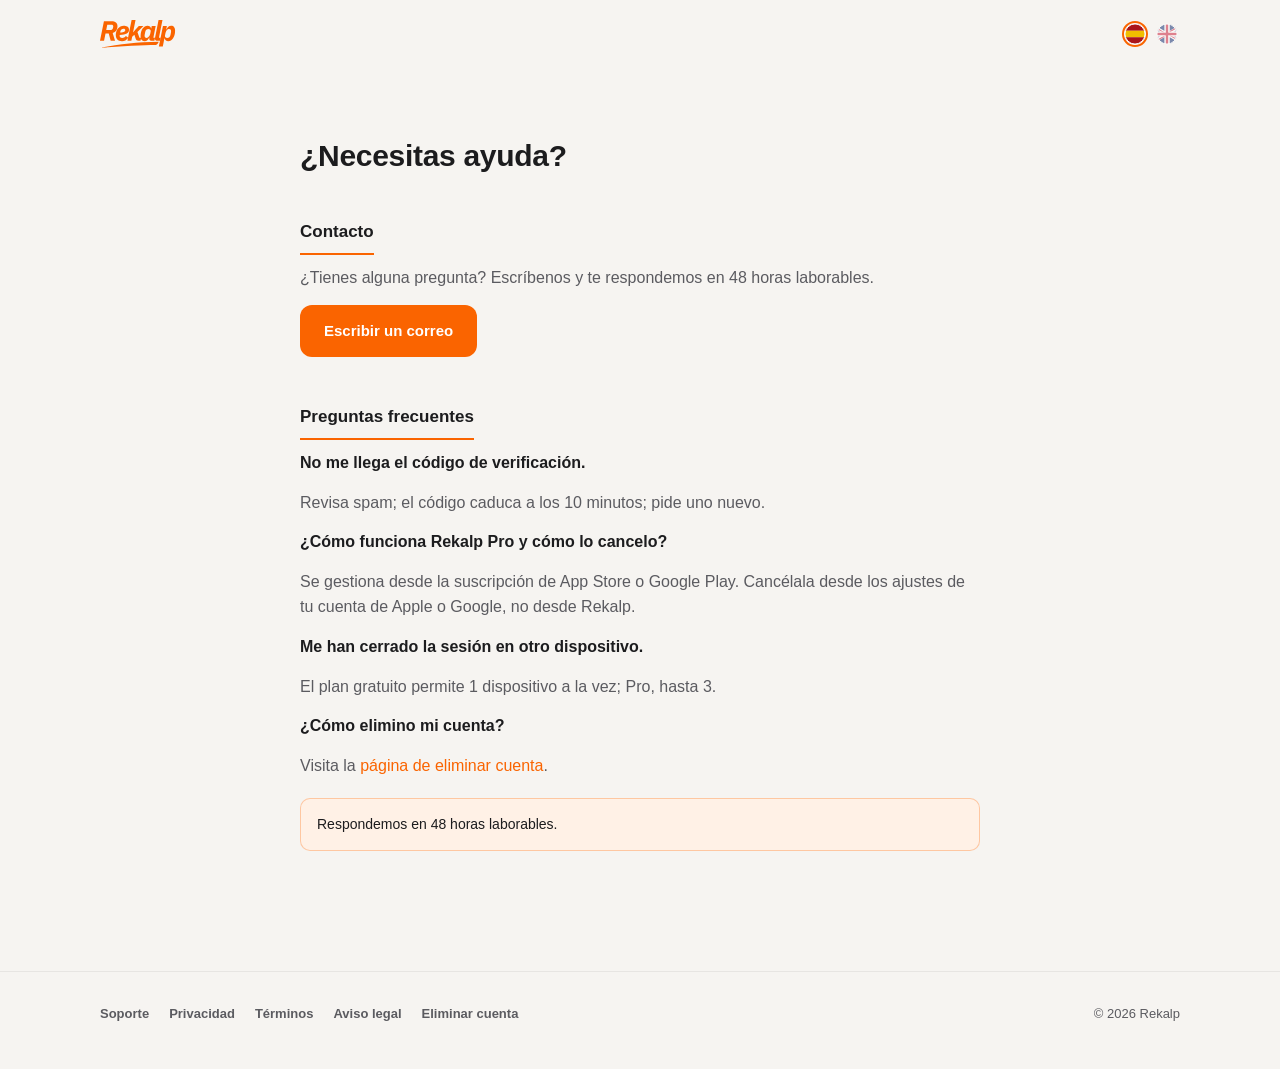
<file: support/index.html>
<!DOCTYPE html>
<html lang="es">
<head>
<meta charset="UTF-8">
<meta name="viewport" content="width=device-width, initial-scale=1">
<title>Soporte — Rekalp</title>
<meta name="description" content="¿Necesitas ayuda con Rekalp? Contacto y preguntas frecuentes.">
<link rel="icon" href="../favicon.svg" type="image/svg+xml">
<link rel="canonical" href="https://rekalp.com/support">
<link rel="stylesheet" href="../css/site.css">
</head>
<body>

<nav class="topbar">
  <div class="wrap">
    <a href="../index.html"><img class="brand-logo" src="../assets/logo.svg" alt="Rekalp"></a>
    <div class="lang-switch"><button type="button" data-lang-switch="es-ES" aria-label="Español"><img src="../assets/icons/flag_es.svg" alt=""></button><button type="button" data-lang-switch="en" aria-label="English"><img src="../assets/icons/flag_en.svg" alt=""></button></div>
  </div>
</nav>

<div class="doc">
  <h1 data-i18n="support.title">¿Necesitas ayuda?</h1>

  <h2 data-i18n="support.contactTitle">Contacto</h2>
  <p data-i18n="support.contactBody">¿Tienes alguna pregunta? Escríbenos y te respondemos en 48 horas laborables.</p>
  <p>
    <a class="btn" id="support-mailto" href="#" data-i18n="support.contactButton">Escribir un correo</a>
  </p>

  <h2 data-i18n="support.faqTitle">Preguntas frecuentes</h2>

  <p><strong data-i18n="support.q1">No me llega el código de verificación.</strong></p>
  <p data-i18n="support.a1">Revisa spam; el código caduca a los 10 minutos; pide uno nuevo.</p>

  <p><strong data-i18n="support.q2">¿Cómo funciona Rekalp Pro y cómo lo cancelo?</strong></p>
  <p data-i18n="support.a2">Se gestiona desde la suscripción de App Store o Google Play. Cancélala desde los ajustes de tu cuenta de Apple o Google, no desde Rekalp.</p>

  <p><strong data-i18n="support.q3">Me han cerrado la sesión en otro dispositivo.</strong></p>
  <p data-i18n="support.a3">El plan gratuito permite 1 dispositivo a la vez; Pro, hasta 3.</p>

  <p><strong data-i18n="support.q4">¿Cómo elimino mi cuenta?</strong></p>
  <p><span data-i18n="support.a4">Visita la</span> <a href="../delete-account/index.html" data-i18n="support.a4Link">página de eliminar cuenta</a>.</p>

  <div class="note" data-i18n="support.responseTime">Respondemos en 48 horas laborables.</div>
</div>

<footer>
  <div class="wrap">
    <div class="footer-links">
      <a href="../support/index.html" data-i18n="footer.support">Soporte</a>
      <a href="../privacy/index.html" data-i18n="footer.privacy">Privacidad</a>
      <a href="../terms/index.html" data-i18n="footer.terms">Términos</a>
      <a href="../legal/index.html" data-i18n="footer.legal">Aviso legal</a>
      <a href="../delete-account/index.html" data-i18n="footer.deleteAccount">Eliminar cuenta</a>
    </div>
    <span class="footer-copy" data-i18n="footer.copyright">© 2026 Rekalp</span>
  </div>
</footer>

<script src="../js/i18n.js"></script>
<script>
document.getElementById('support-mailto').href =
  'mailto:rekalpfitness+contact@gmail.com?subject=' + encodeURIComponent('Ayuda con Rekalp') +
  '&body=' + 'Hola%2C%20necesito%20ayuda%20con%20lo%20siguiente%3A%0D%0A%0D%0A';
</script>

</body>
</html>
</file>
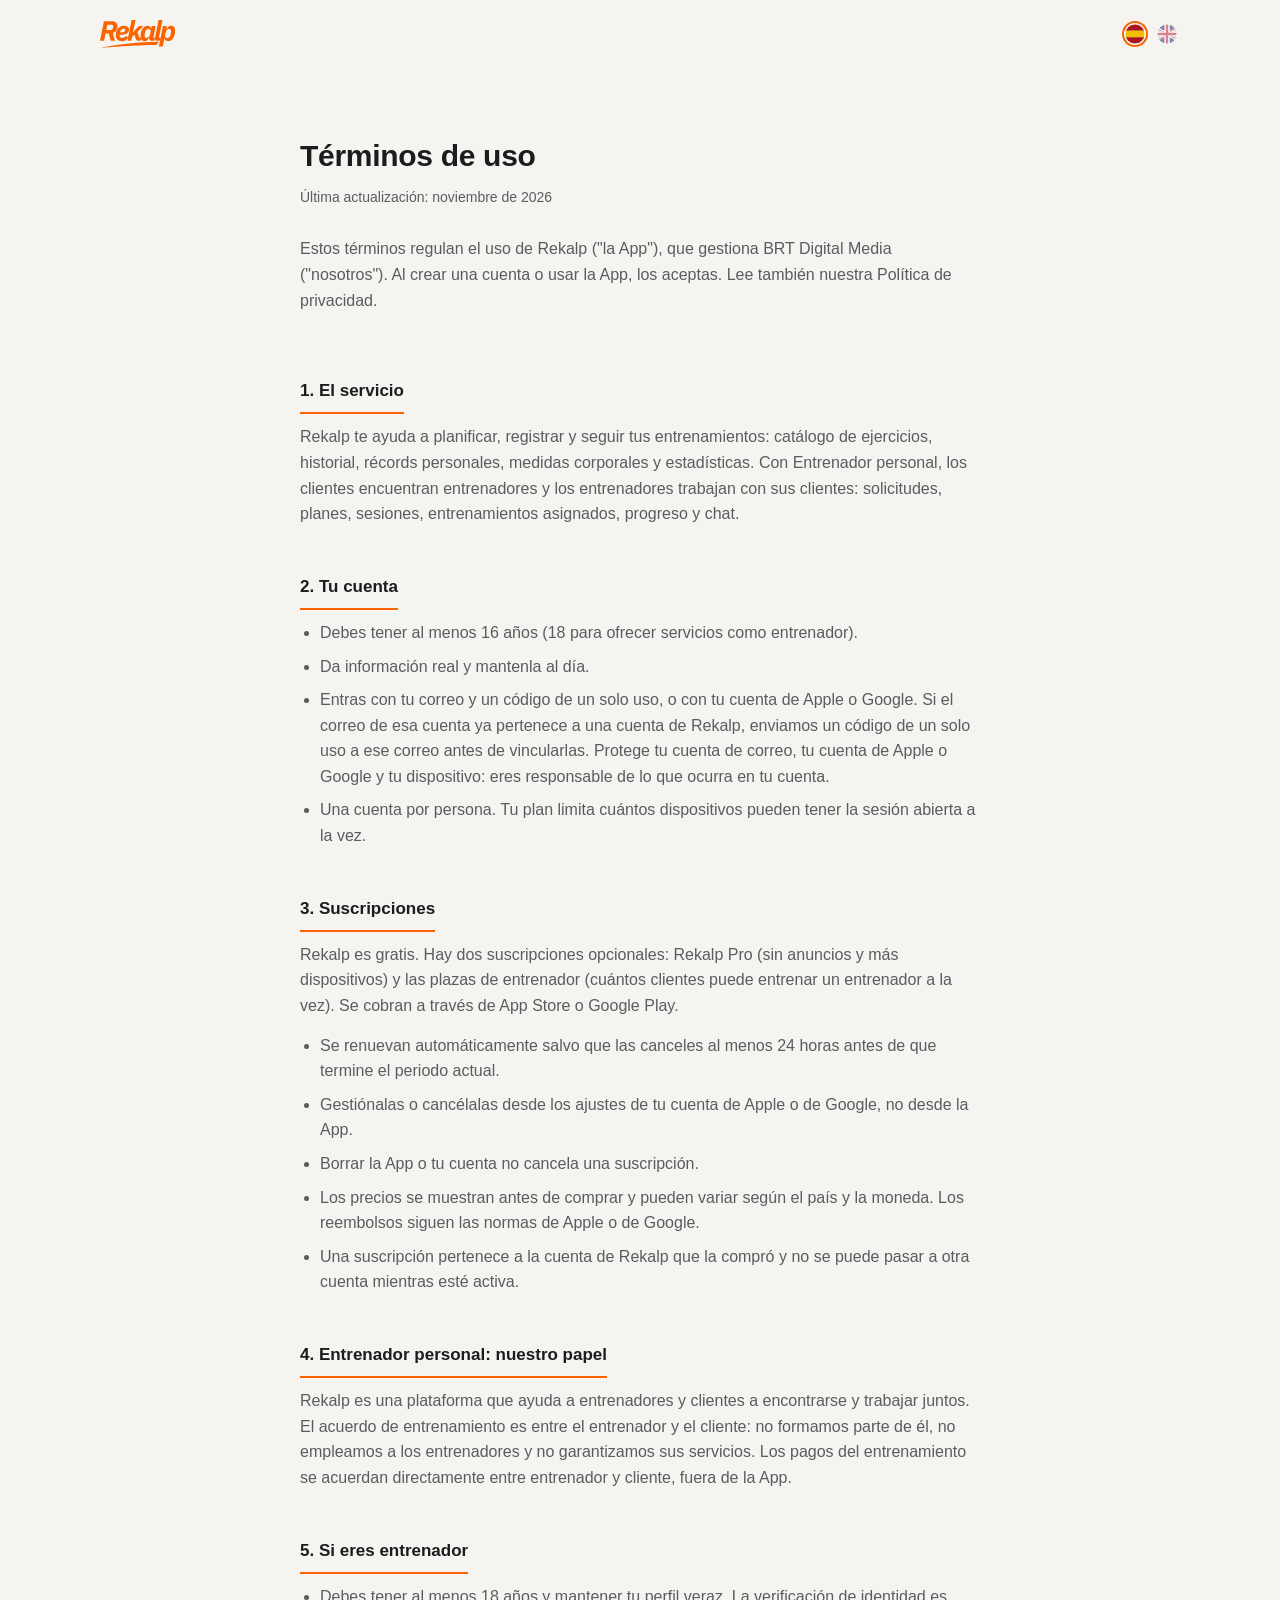
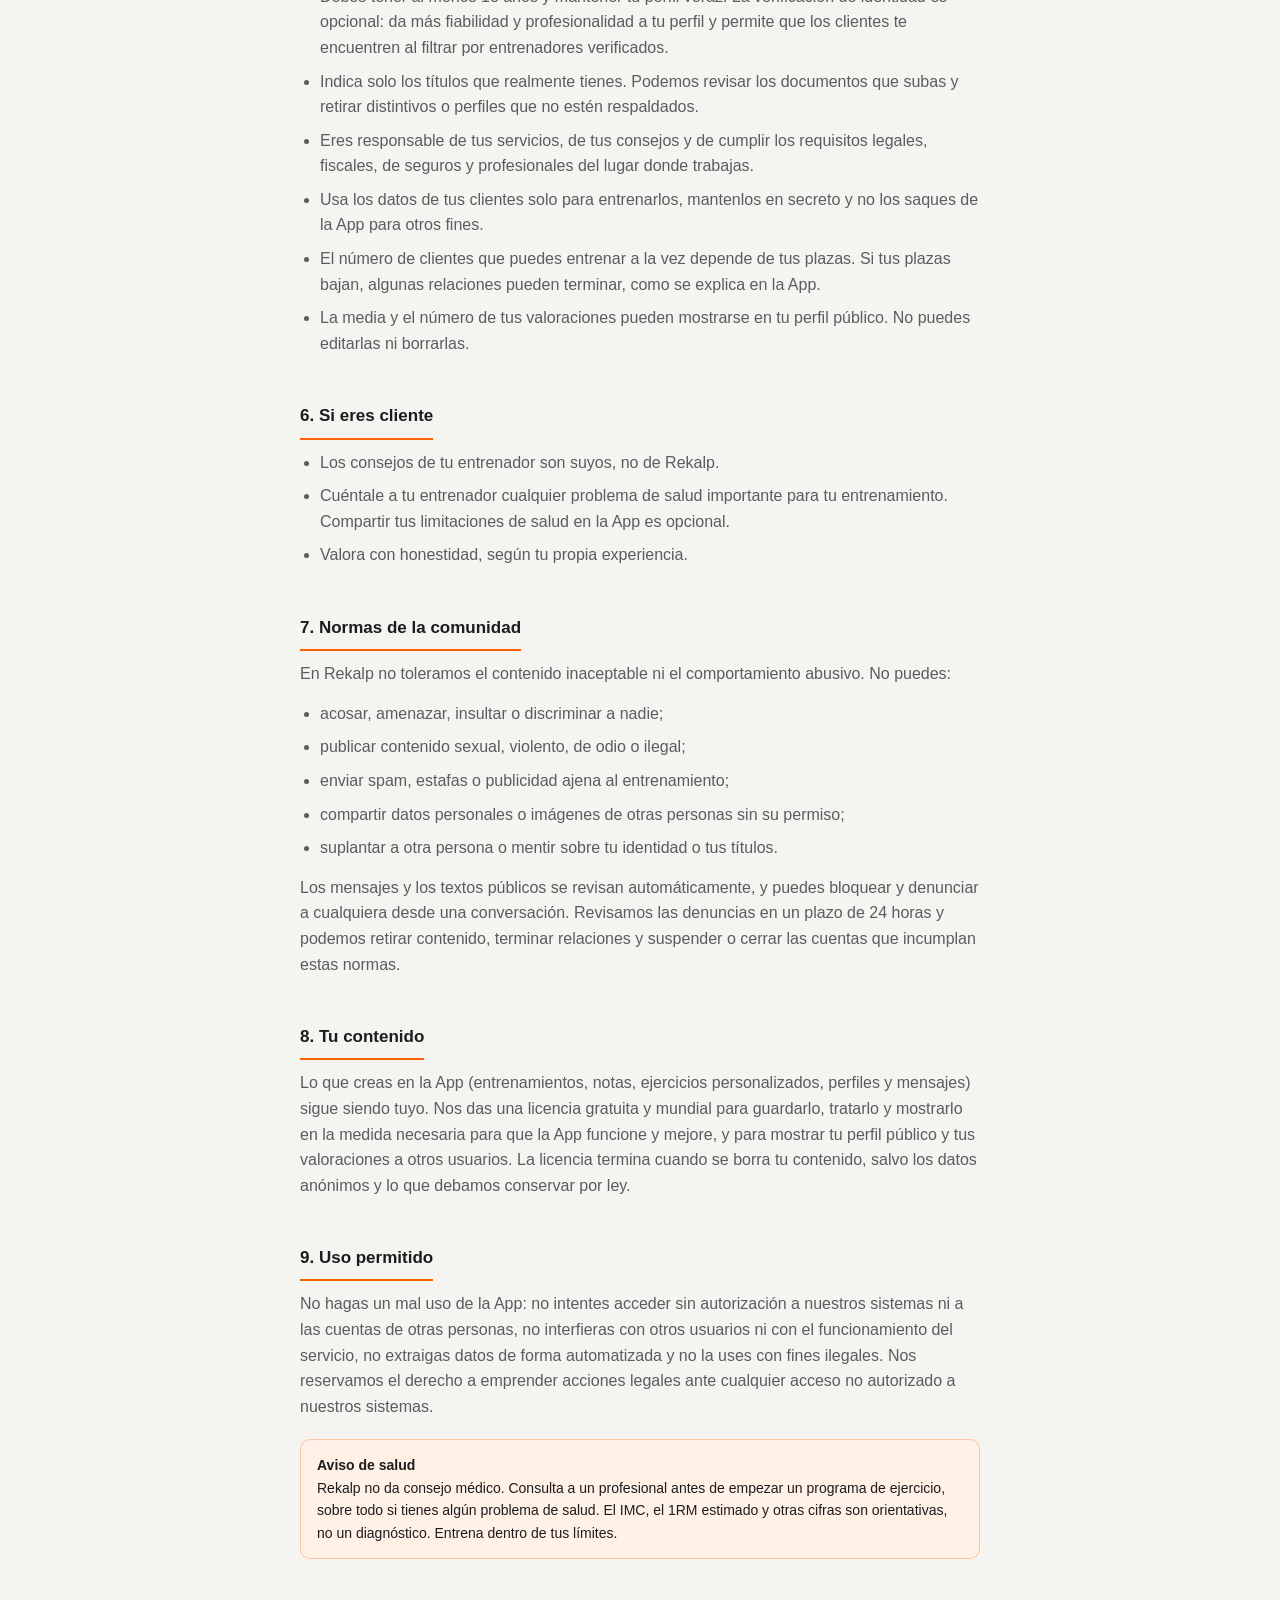
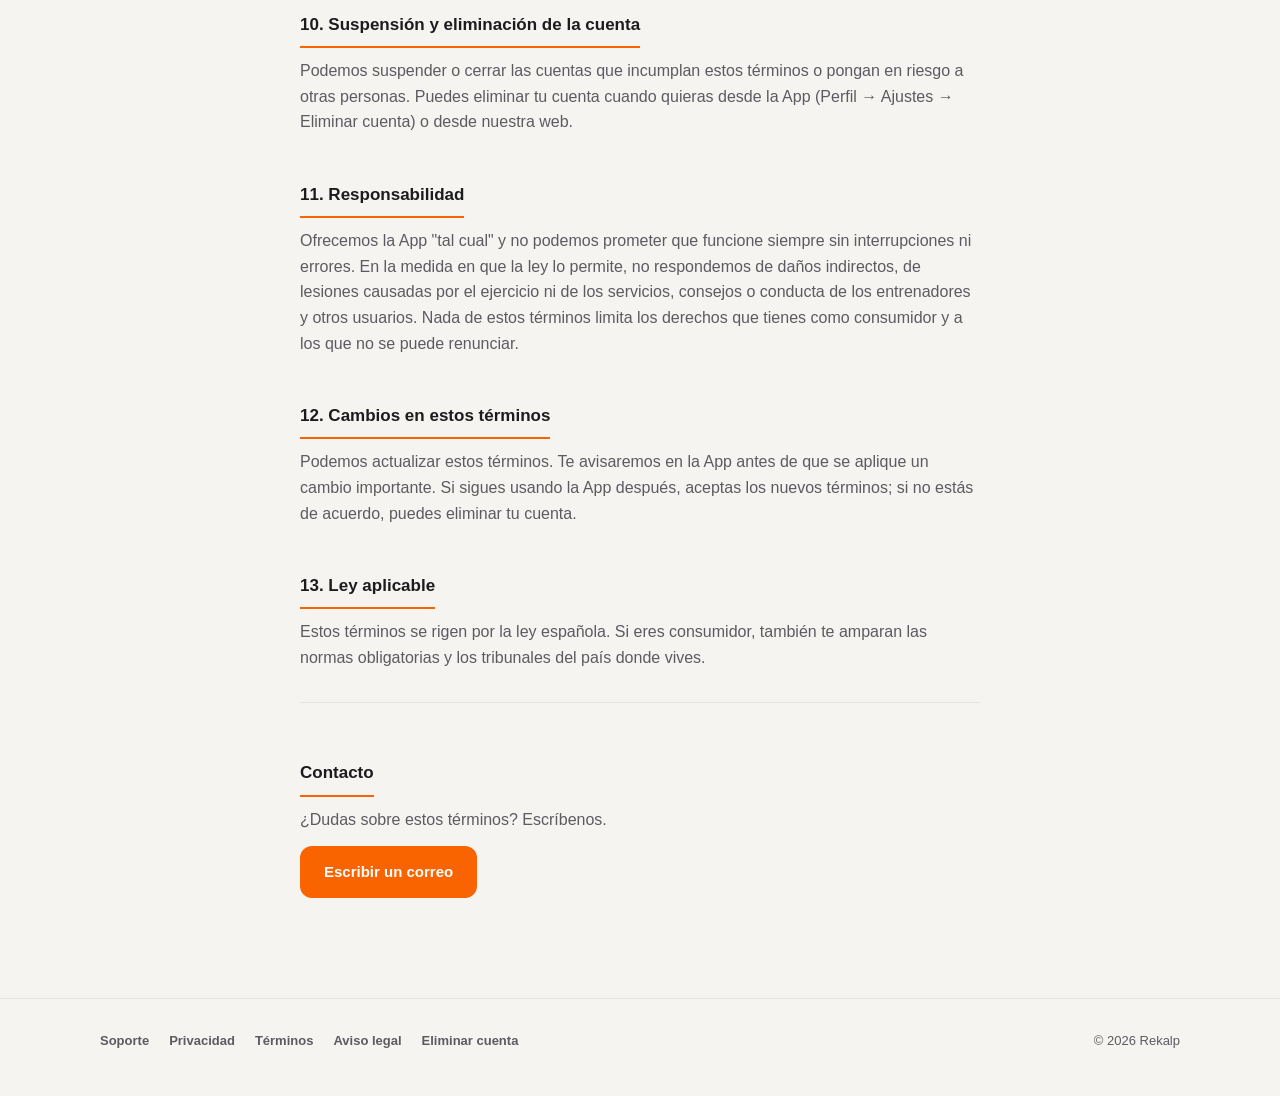
<file: terms/index.html>
<!DOCTYPE html>
<html lang="es">
<head>
<meta charset="UTF-8">
<meta name="viewport" content="width=device-width, initial-scale=1">
<title>Términos de uso — Rekalp</title>
<link rel="icon" href="../favicon.svg" type="image/svg+xml">
<link rel="canonical" href="https://rekalp.com/terms">
<link rel="stylesheet" href="../css/site.css">
</head>
<body>

<nav class="topbar">
  <div class="wrap">
    <a href="../index.html"><img class="brand-logo" src="../assets/logo.svg" alt="Rekalp"></a>
    <div class="lang-switch"><button type="button" data-lang-switch="es-ES" aria-label="Español"><img src="../assets/icons/flag_es.svg" alt=""></button><button type="button" data-lang-switch="en" aria-label="English"><img src="../assets/icons/flag_en.svg" alt=""></button></div>
  </div>
</nav>

<div class="doc">
  <h1 data-i18n="terms.title">Términos de uso</h1>
  <p class="meta" data-i18n="terms.effectiveDate">Última actualización: noviembre de 2026</p>
  <p class="intro" data-i18n="terms.intro">Estos términos regulan el uso de Rekalp ("la App"), que gestiona BRT Digital Media ("nosotros"). Al crear una cuenta o usar la App, los aceptas. Lee también nuestra Política de privacidad.</p>
  <h2 data-i18n="terms.s1Title">1. El servicio</h2>
  <p data-i18n="terms.s1Body">Rekalp te ayuda a planificar, registrar y seguir tus entrenamientos: catálogo de ejercicios, historial, récords personales, medidas corporales y estadísticas. Con Entrenador personal, los clientes encuentran entrenadores y los entrenadores trabajan con sus clientes: solicitudes, planes, sesiones, entrenamientos asignados, progreso y chat.</p>
  <h2 data-i18n="terms.s2Title">2. Tu cuenta</h2>
  <ul>
    <li data-i18n="terms.s2Item1">Debes tener al menos 16 años (18 para ofrecer servicios como entrenador).</li>
    <li data-i18n="terms.s2Item2">Da información real y mantenla al día.</li>
    <li data-i18n="terms.s2Item3">Entras con tu correo y un código de un solo uso, o con tu cuenta de Apple o Google. Si el correo de esa cuenta ya pertenece a una cuenta de Rekalp, enviamos un código de un solo uso a ese correo antes de vincularlas. Protege tu cuenta de correo, tu cuenta de Apple o Google y tu dispositivo: eres responsable de lo que ocurra en tu cuenta.</li>
    <li data-i18n="terms.s2Item4">Una cuenta por persona. Tu plan limita cuántos dispositivos pueden tener la sesión abierta a la vez.</li>
  </ul>
  <h2 data-i18n="terms.s3Title">3. Suscripciones</h2>
  <p data-i18n="terms.s3Body">Rekalp es gratis. Hay dos suscripciones opcionales: Rekalp Pro (sin anuncios y más dispositivos) y las plazas de entrenador (cuántos clientes puede entrenar un entrenador a la vez). Se cobran a través de App Store o Google Play.</p>
  <ul>
    <li data-i18n="terms.s3Item1">Se renuevan automáticamente salvo que las canceles al menos 24 horas antes de que termine el periodo actual.</li>
    <li data-i18n="terms.s3Item2">Gestiónalas o cancélalas desde los ajustes de tu cuenta de Apple o de Google, no desde la App.</li>
    <li data-i18n="terms.s3Item3">Borrar la App o tu cuenta no cancela una suscripción.</li>
    <li data-i18n="terms.s3Item4">Los precios se muestran antes de comprar y pueden variar según el país y la moneda. Los reembolsos siguen las normas de Apple o de Google.</li>
    <li data-i18n="terms.s3Item5">Una suscripción pertenece a la cuenta de Rekalp que la compró y no se puede pasar a otra cuenta mientras esté activa.</li>
  </ul>
  <h2 data-i18n="terms.s4Title">4. Entrenador personal: nuestro papel</h2>
  <p data-i18n="terms.s4Body">Rekalp es una plataforma que ayuda a entrenadores y clientes a encontrarse y trabajar juntos. El acuerdo de entrenamiento es entre el entrenador y el cliente: no formamos parte de él, no empleamos a los entrenadores y no garantizamos sus servicios. Los pagos del entrenamiento se acuerdan directamente entre entrenador y cliente, fuera de la App.</p>
  <h2 data-i18n="terms.s5Title">5. Si eres entrenador</h2>
  <ul>
    <li data-i18n="terms.s5Item1">Debes tener al menos 18 años y mantener tu perfil veraz. La verificación de identidad es opcional: da más fiabilidad y profesionalidad a tu perfil y permite que los clientes te encuentren al filtrar por entrenadores verificados.</li>
    <li data-i18n="terms.s5Item2">Indica solo los títulos que realmente tienes. Podemos revisar los documentos que subas y retirar distintivos o perfiles que no estén respaldados.</li>
    <li data-i18n="terms.s5Item3">Eres responsable de tus servicios, de tus consejos y de cumplir los requisitos legales, fiscales, de seguros y profesionales del lugar donde trabajas.</li>
    <li data-i18n="terms.s5Item4">Usa los datos de tus clientes solo para entrenarlos, mantenlos en secreto y no los saques de la App para otros fines.</li>
    <li data-i18n="terms.s5Item5">El número de clientes que puedes entrenar a la vez depende de tus plazas. Si tus plazas bajan, algunas relaciones pueden terminar, como se explica en la App.</li>
    <li data-i18n="terms.s5Item6">La media y el número de tus valoraciones pueden mostrarse en tu perfil público. No puedes editarlas ni borrarlas.</li>
  </ul>
  <h2 data-i18n="terms.s6Title">6. Si eres cliente</h2>
  <ul>
    <li data-i18n="terms.s6Item1">Los consejos de tu entrenador son suyos, no de Rekalp.</li>
    <li data-i18n="terms.s6Item2">Cuéntale a tu entrenador cualquier problema de salud importante para tu entrenamiento. Compartir tus limitaciones de salud en la App es opcional.</li>
    <li data-i18n="terms.s6Item3">Valora con honestidad, según tu propia experiencia.</li>
  </ul>
  <h2 data-i18n="terms.s7Title">7. Normas de la comunidad</h2>
  <p data-i18n="terms.s7Body">En Rekalp no toleramos el contenido inaceptable ni el comportamiento abusivo. No puedes:</p>
  <ul>
    <li data-i18n="terms.s7Item1">acosar, amenazar, insultar o discriminar a nadie;</li>
    <li data-i18n="terms.s7Item2">publicar contenido sexual, violento, de odio o ilegal;</li>
    <li data-i18n="terms.s7Item3">enviar spam, estafas o publicidad ajena al entrenamiento;</li>
    <li data-i18n="terms.s7Item4">compartir datos personales o imágenes de otras personas sin su permiso;</li>
    <li data-i18n="terms.s7Item5">suplantar a otra persona o mentir sobre tu identidad o tus títulos.</li>
  </ul>
  <p data-i18n="terms.s7Enforce">Los mensajes y los textos públicos se revisan automáticamente, y puedes bloquear y denunciar a cualquiera desde una conversación. Revisamos las denuncias en un plazo de 24 horas y podemos retirar contenido, terminar relaciones y suspender o cerrar las cuentas que incumplan estas normas.</p>
  <h2 data-i18n="terms.s8Title">8. Tu contenido</h2>
  <p data-i18n="terms.s8Body">Lo que creas en la App (entrenamientos, notas, ejercicios personalizados, perfiles y mensajes) sigue siendo tuyo. Nos das una licencia gratuita y mundial para guardarlo, tratarlo y mostrarlo en la medida necesaria para que la App funcione y mejore, y para mostrar tu perfil público y tus valoraciones a otros usuarios. La licencia termina cuando se borra tu contenido, salvo los datos anónimos y lo que debamos conservar por ley.</p>
  <h2 data-i18n="terms.s9Title">9. Uso permitido</h2>
  <p data-i18n="terms.s9Body">No hagas un mal uso de la App: no intentes acceder sin autorización a nuestros sistemas ni a las cuentas de otras personas, no interfieras con otros usuarios ni con el funcionamiento del servicio, no extraigas datos de forma automatizada y no la uses con fines ilegales. Nos reservamos el derecho a emprender acciones legales ante cualquier acceso no autorizado a nuestros sistemas.</p>
  <div class="note">
    <strong data-i18n="terms.healthWarningTitle">Aviso de salud</strong><br>
    <span data-i18n="terms.healthWarningBody">Rekalp no da consejo médico. Consulta a un profesional antes de empezar un programa de ejercicio, sobre todo si tienes algún problema de salud. El IMC, el 1RM estimado y otras cifras son orientativas, no un diagnóstico. Entrena dentro de tus límites.</span>
  </div>
  <h2 data-i18n="terms.s10Title">10. Suspensión y eliminación de la cuenta</h2>
  <p data-i18n="terms.s10Body">Podemos suspender o cerrar las cuentas que incumplan estos términos o pongan en riesgo a otras personas. Puedes eliminar tu cuenta cuando quieras desde la App (Perfil → Ajustes → Eliminar cuenta) o desde nuestra web.</p>
  <h2 data-i18n="terms.s11Title">11. Responsabilidad</h2>
  <p data-i18n="terms.s11Body">Ofrecemos la App "tal cual" y no podemos prometer que funcione siempre sin interrupciones ni errores. En la medida en que la ley lo permite, no respondemos de daños indirectos, de lesiones causadas por el ejercicio ni de los servicios, consejos o conducta de los entrenadores y otros usuarios. Nada de estos términos limita los derechos que tienes como consumidor y a los que no se puede renunciar.</p>
  <h2 data-i18n="terms.s12Title">12. Cambios en estos términos</h2>
  <p data-i18n="terms.s12Body">Podemos actualizar estos términos. Te avisaremos en la App antes de que se aplique un cambio importante. Si sigues usando la App después, aceptas los nuevos términos; si no estás de acuerdo, puedes eliminar tu cuenta.</p>
  <h2 data-i18n="terms.s13Title">13. Ley aplicable</h2>
  <p data-i18n="terms.s13Body">Estos términos se rigen por la ley española. Si eres consumidor, también te amparan las normas obligatorias y los tribunales del país donde vives.</p>
  <div class="contact-card">
    <h2 data-i18n="terms.contactTitle">Contacto</h2>
    <p data-i18n="terms.contactBody">¿Dudas sobre estos términos? Escríbenos.</p>
    <a class="btn" id="terms-mailto" href="#" data-i18n="terms.contactButton">Escribir un correo</a>
  </div>
</div>

<footer>
  <div class="wrap">
    <div class="footer-links">
      <a href="../support/index.html" data-i18n="footer.support">Soporte</a>
      <a href="../privacy/index.html" data-i18n="footer.privacy">Privacidad</a>
      <a href="../terms/index.html" data-i18n="footer.terms">Términos</a>
      <a href="../legal/index.html" data-i18n="footer.legal">Aviso legal</a>
      <a href="../delete-account/index.html" data-i18n="footer.deleteAccount">Eliminar cuenta</a>
    </div>
    <span class="footer-copy" data-i18n="footer.copyright">© 2026 Rekalp</span>
  </div>
</footer>

<script src="../js/i18n.js"></script>
<script>
document.getElementById('terms-mailto').href =
  'mailto:rekalpfitness+legal@gmail.com?subject=' + encodeURIComponent('Pregunta sobre los términos de uso');
</script>

</body>
</html>
</file>
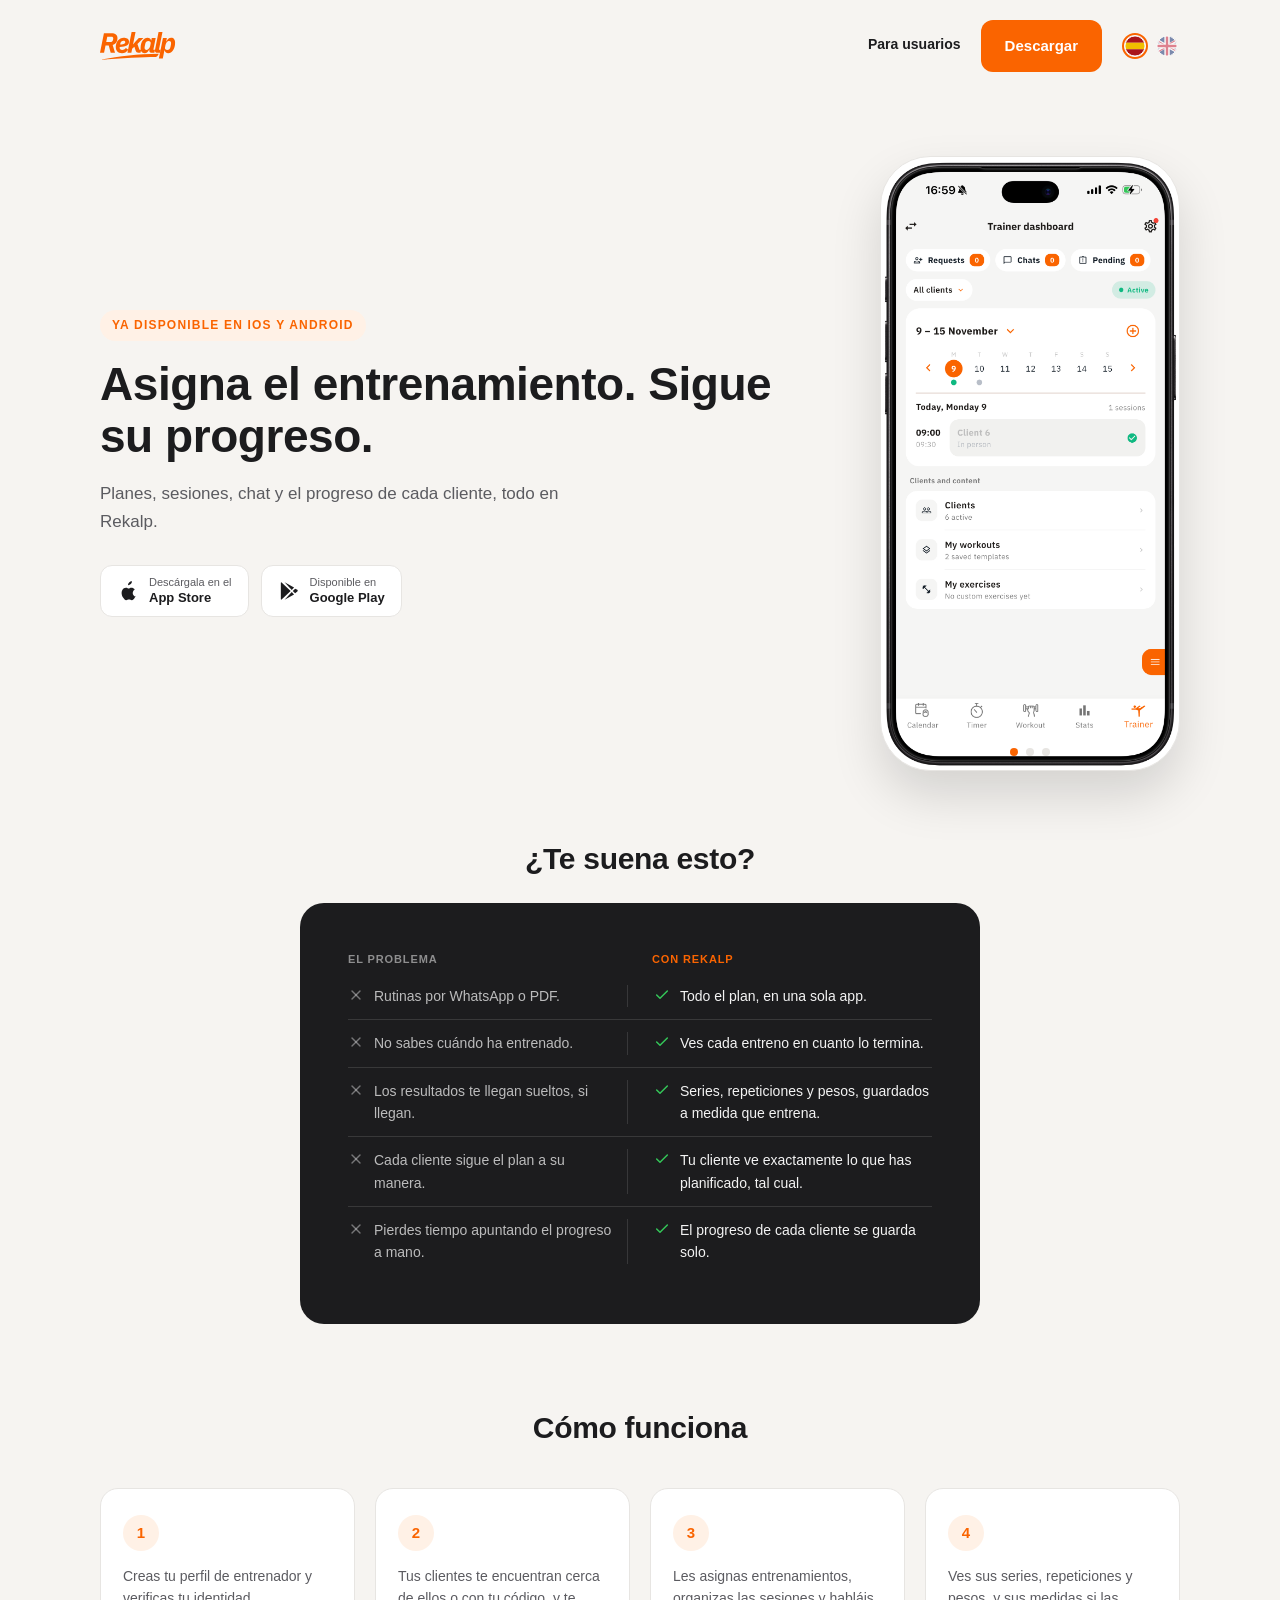
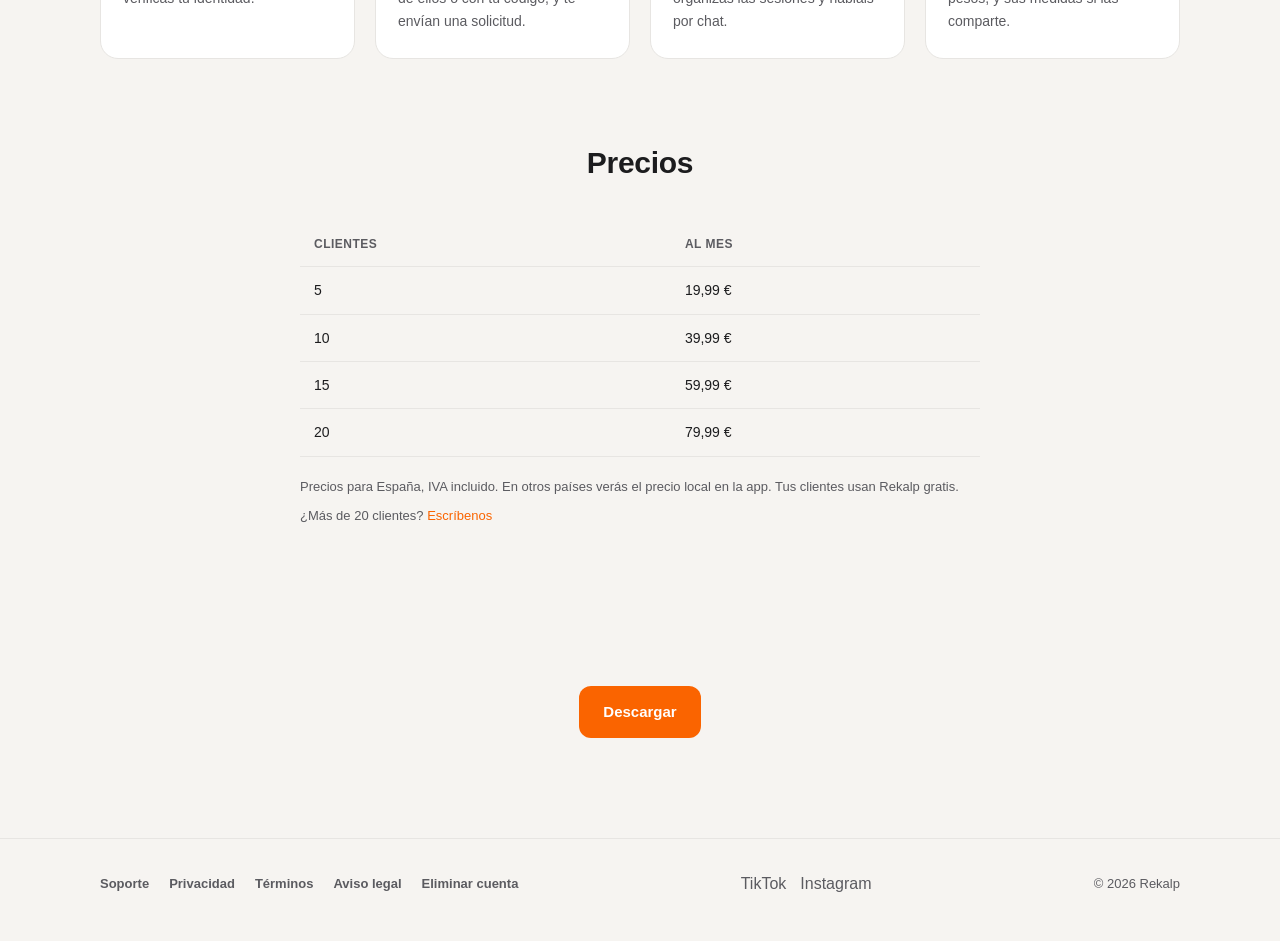
<file: trainers/index.html>
<!DOCTYPE html>
<html lang="es">
<head>
<meta charset="UTF-8">
<meta name="viewport" content="width=device-width, initial-scale=1">
<title>Rekalp para entrenadores</title>
<meta name="description" content="Asigna entrenamientos, organiza tus sesiones y sigue el progreso de cada cliente. Rekalp para entrenadores personales, ya disponible en iOS y Android.">
<link rel="icon" href="../favicon.svg" type="image/svg+xml">
<link rel="canonical" href="https://rekalp.com/trainers">
<link rel="stylesheet" href="../css/site.css">
</head>
<body>

<nav class="topbar">
  <div class="wrap">
    <a href="../index.html"><img class="brand-logo" src="../assets/logo.svg" alt="Rekalp"></a>
    <div class="nav-links">
      <a class="nav-link" href="../index.html" data-i18n="nav.usersLink">Para usuarios</a>
      <a class="btn" href="../download/index.html" data-i18n="nav.ctaDownload">Descargar</a>
      <div class="lang-switch"><button type="button" data-lang-switch="es-ES" aria-label="Español"><img src="../assets/icons/flag_es.svg" alt=""></button><button type="button" data-lang-switch="en" aria-label="English"><img src="../assets/icons/flag_en.svg" alt=""></button></div>
    </div>
  </div>
</nav>

<header class="hero">
  <div class="wrap hero-inner">
    <div class="hero-copy">
      <span class="eyebrow" data-i18n="trainers.eyebrow">Ya disponible en iOS y Android</span>
      <h1 data-i18n="trainers.title">Asigna el entrenamiento. Sigue su progreso.</h1>
      <p class="lead" data-i18n="trainers.subtitle">Planes, sesiones, chat y el progreso de cada cliente, todo en Rekalp.</p>

      <div class="store-row">
        <a class="store-badge" href="https://apps.apple.com/app/rekalp-workout-tracker/id6815192731?pt=94496834&amp;ct=web-trainers&amp;mt=8" target="_blank" rel="noopener noreferrer">
          <svg viewBox="0 0 24 24" fill="currentColor"><path d="M16.365 1.43c0 1.14-.42 2.1-1.26 2.91-.9.87-1.95 1.32-3.15 1.26-.03-1.11.42-2.1 1.26-2.94.87-.9 1.98-1.35 3.15-1.23zM20.46 17.19c-.42.96-.9 1.83-1.47 2.61-.78 1.08-1.56 2.16-2.82 2.19-1.23.03-1.65-.75-3.06-.75-1.44 0-1.89.72-3.09.78-1.23.06-2.16-1.17-2.97-2.25-1.62-2.19-2.88-6.21-1.2-8.94.84-1.38 2.31-2.25 3.9-2.28 1.2-.03 1.95.81 2.97.81 1.02 0 1.65-.81 3.09-.81 1.26 0 2.61.69 3.57 1.89-3.15 1.95-2.64 6.24.09 7.56z"/></svg>
          <span><span class="store-sub" data-i18n="stores.appleSub">Descárgala en el</span><span class="store-label">App Store</span></span>
        </a>
        <a class="store-badge" href="https://play.google.com/store/apps/details?id=com.brtdigitalmedia.rekalp&amp;referrer=utm_source%3Dweb-trainers" target="_blank" rel="noopener noreferrer">
          <svg viewBox="0 0 24 24" fill="currentColor"><path d="M3.6 2.4 13.8 12 3.6 21.6c-.3-.2-.5-.5-.5-.9V3.3c0-.4.2-.7.5-.9zM15 13.2l2.5 2.5-10.3 5.9 7.8-8.4zM21.1 10.7c.6.5.6 1.3 0 1.8l-2.4 1.9L16.1 12l2.6-2.4 2.4 1.1zM15 10.8 7.2 2.4l10.3 5.9L15 10.8z"/></svg>
          <span><span class="store-sub" data-i18n="stores.googleSub">Disponible en</span><span class="store-label">Google Play</span></span>
        </a>
      </div>
    </div>

    <div class="hero-media">
      <div class="carousel" data-carousel>
        <img class="carousel-slide active" src="../screenshot_6.png" alt="Panel del entrenador en Rekalp" data-i18n-attr="alt:trainers.shot1Alt">
        <img class="carousel-slide" src="../screenshot_7.png" alt="Progreso de entrenamientos de un cliente" data-i18n-attr="alt:trainers.shot2Alt">
        <img class="carousel-slide" src="../screenshot_8.png" alt="Medidas corporales de un cliente" data-i18n-attr="alt:trainers.shot3Alt">
        <div class="carousel-dots">
          <button class="carousel-dot active" aria-label="1"></button>
          <button class="carousel-dot" aria-label="2"></button>
          <button class="carousel-dot" aria-label="3"></button>
        </div>
      </div>
    </div>
  </div>
</header>

<section class="section" style="padding-top:0;">
  <div class="wrap" style="max-width:720px;">
    <div class="section-head" style="margin-bottom:20px;">
      <h2 data-i18n="trainers.problem.title">¿Te suena esto?</h2>
    </div>
    <div class="dark-band">
      <div class="ps-header">
        <span class="ps-label ps-label-problem" data-i18n="trainers.problem.labelProblem">El problema</span>
        <span class="ps-label ps-label-solution" data-i18n="trainers.problem.labelSolution">Con Rekalp</span>
      </div>

      <div class="ps-row">
        <div class="ps-cell ps-problem">
          <svg width="16" height="16" viewBox="0 0 24 24" fill="none" stroke="currentColor" stroke-width="2" stroke-linecap="round"><line x1="6" y1="6" x2="18" y2="18"/><line x1="18" y1="6" x2="6" y2="18"/></svg>
          <span data-i18n="trainers.problem.pair1Problem">Rutinas por WhatsApp o PDF.</span>
        </div>
        <div class="ps-cell ps-solution">
          <svg width="16" height="16" viewBox="0 0 24 24" fill="none" stroke="currentColor" stroke-width="2.2" stroke-linecap="round" stroke-linejoin="round"><path d="M20 6 9 17l-5-5"/></svg>
          <span data-i18n="trainers.problem.pair1Solution">Todo el plan, en una sola app.</span>
        </div>
      </div>

      <div class="ps-row">
        <div class="ps-cell ps-problem">
          <svg width="16" height="16" viewBox="0 0 24 24" fill="none" stroke="currentColor" stroke-width="2" stroke-linecap="round"><line x1="6" y1="6" x2="18" y2="18"/><line x1="18" y1="6" x2="6" y2="18"/></svg>
          <span data-i18n="trainers.problem.pair2Problem">No sabes cuándo ha entrenado.</span>
        </div>
        <div class="ps-cell ps-solution">
          <svg width="16" height="16" viewBox="0 0 24 24" fill="none" stroke="currentColor" stroke-width="2.2" stroke-linecap="round" stroke-linejoin="round"><path d="M20 6 9 17l-5-5"/></svg>
          <span data-i18n="trainers.problem.pair2Solution">Ves cada entreno en cuanto lo termina.</span>
        </div>
      </div>

      <div class="ps-row">
        <div class="ps-cell ps-problem">
          <svg width="16" height="16" viewBox="0 0 24 24" fill="none" stroke="currentColor" stroke-width="2" stroke-linecap="round"><line x1="6" y1="6" x2="18" y2="18"/><line x1="18" y1="6" x2="6" y2="18"/></svg>
          <span data-i18n="trainers.problem.pair3Problem">Los resultados te llegan sueltos, si llegan.</span>
        </div>
        <div class="ps-cell ps-solution">
          <svg width="16" height="16" viewBox="0 0 24 24" fill="none" stroke="currentColor" stroke-width="2.2" stroke-linecap="round" stroke-linejoin="round"><path d="M20 6 9 17l-5-5"/></svg>
          <span data-i18n="trainers.problem.pair3Solution">Series, repeticiones y pesos, guardados a medida que entrena.</span>
        </div>
      </div>

      <div class="ps-row">
        <div class="ps-cell ps-problem">
          <svg width="16" height="16" viewBox="0 0 24 24" fill="none" stroke="currentColor" stroke-width="2" stroke-linecap="round"><line x1="6" y1="6" x2="18" y2="18"/><line x1="18" y1="6" x2="6" y2="18"/></svg>
          <span data-i18n="trainers.problem.pair4Problem">Cada cliente sigue el plan a su manera.</span>
        </div>
        <div class="ps-cell ps-solution">
          <svg width="16" height="16" viewBox="0 0 24 24" fill="none" stroke="currentColor" stroke-width="2.2" stroke-linecap="round" stroke-linejoin="round"><path d="M20 6 9 17l-5-5"/></svg>
          <span data-i18n="trainers.problem.pair4Solution">Tu cliente ve exactamente lo que has planificado, tal cual.</span>
        </div>
      </div>

      <div class="ps-row">
        <div class="ps-cell ps-problem">
          <svg width="16" height="16" viewBox="0 0 24 24" fill="none" stroke="currentColor" stroke-width="2" stroke-linecap="round"><line x1="6" y1="6" x2="18" y2="18"/><line x1="18" y1="6" x2="6" y2="18"/></svg>
          <span data-i18n="trainers.problem.pair5Problem">Pierdes tiempo apuntando el progreso a mano.</span>
        </div>
        <div class="ps-cell ps-solution">
          <svg width="16" height="16" viewBox="0 0 24 24" fill="none" stroke="currentColor" stroke-width="2.2" stroke-linecap="round" stroke-linejoin="round"><path d="M20 6 9 17l-5-5"/></svg>
          <span data-i18n="trainers.problem.pair5Solution">El progreso de cada cliente se guarda solo.</span>
        </div>
      </div>
    </div>
  </div>
</section>

<section class="section" style="padding-top:0;">
  <div class="wrap">
    <div class="section-head">
      <h2 data-i18n="trainers.howItWorks.title">Cómo funciona</h2>
    </div>
    <div class="card-grid">
      <div class="card">
        <div class="step-badge">1</div>
        <p data-i18n="trainers.howItWorks.step1">Creas tu perfil de entrenador y verificas tu identidad.</p>
      </div>
      <div class="card">
        <div class="step-badge">2</div>
        <p data-i18n="trainers.howItWorks.step2">Tus clientes te encuentran cerca de ellos o con tu código, y te envían una solicitud.</p>
      </div>
      <div class="card">
        <div class="step-badge">3</div>
        <p data-i18n="trainers.howItWorks.step3">Les asignas entrenamientos, organizas las sesiones y habláis por chat.</p>
      </div>
      <div class="card">
        <div class="step-badge">4</div>
        <p data-i18n="trainers.howItWorks.step4">Ves sus series, repeticiones y pesos, y sus medidas si las comparte.</p>
      </div>
    </div>
  </div>
</section>

<section class="section" style="padding-top:0;">
  <div class="wrap" style="max-width:720px;">
    <div class="section-head"><h2 data-i18n="trainers.pricing.title">Precios</h2></div>
    <table class="pricing-table">
      <thead><tr><th data-i18n="trainers.pricing.colClients">Clientes</th><th data-i18n="trainers.pricing.colMonthly">Al mes</th></tr></thead>
      <tbody>
        <tr><td>5</td><td data-i18n="trainers.pricing.price5">19,99 €</td></tr>
        <tr><td>10</td><td data-i18n="trainers.pricing.price10">39,99 €</td></tr>
        <tr><td>15</td><td data-i18n="trainers.pricing.price15">59,99 €</td></tr>
        <tr><td>20</td><td data-i18n="trainers.pricing.price20">79,99 €</td></tr>
      </tbody>
    </table>
    <p style="color:var(--muted); font-size:13px; margin:0 0 8px;" data-i18n="trainers.pricing.note">Precios para España, IVA incluido. En otros países verás el precio local en la app. Tus clientes usan Rekalp gratis.</p>
    <p style="color:var(--muted); font-size:13px; margin:0;">
      <span data-i18n="trainers.pricing.moreClients">¿Más de 20 clientes?</span>
      <a href="../support/index.html" style="color:var(--accent);" data-i18n="trainers.pricing.contactLink">Escríbenos</a>
    </p>
  </div>
</section>

<section class="section" style="text-align:center;">
  <div class="wrap">
    <a class="btn" href="../download/index.html" data-i18n="nav.ctaDownload">Descargar</a>
  </div>
</section>

<footer>
  <div class="wrap">
    <div class="footer-links">
      <a href="../support/index.html" data-i18n="footer.support">Soporte</a>
      <a href="../privacy/index.html" data-i18n="footer.privacy">Privacidad</a>
      <a href="../terms/index.html" data-i18n="footer.terms">Términos</a>
      <a href="../legal/index.html" data-i18n="footer.legal">Aviso legal</a>
      <a href="../delete-account/index.html" data-i18n="footer.deleteAccount">Eliminar cuenta</a>
    </div>
    <div class="footer-social">
      <a href="https://www.tiktok.com/@rekalp_app" target="_blank" rel="noopener noreferrer" aria-label="TikTok">TikTok</a>
      <a href="https://www.instagram.com/rekalp_app" target="_blank" rel="noopener noreferrer" aria-label="Instagram">Instagram</a>
    </div>
    <span class="footer-copy" data-i18n="footer.copyright">© 2026 Rekalp</span>
  </div>
</footer>

<script src="../js/i18n.js"></script>
<script src="../js/carousel.js"></script>

</body>
</html>
</file>
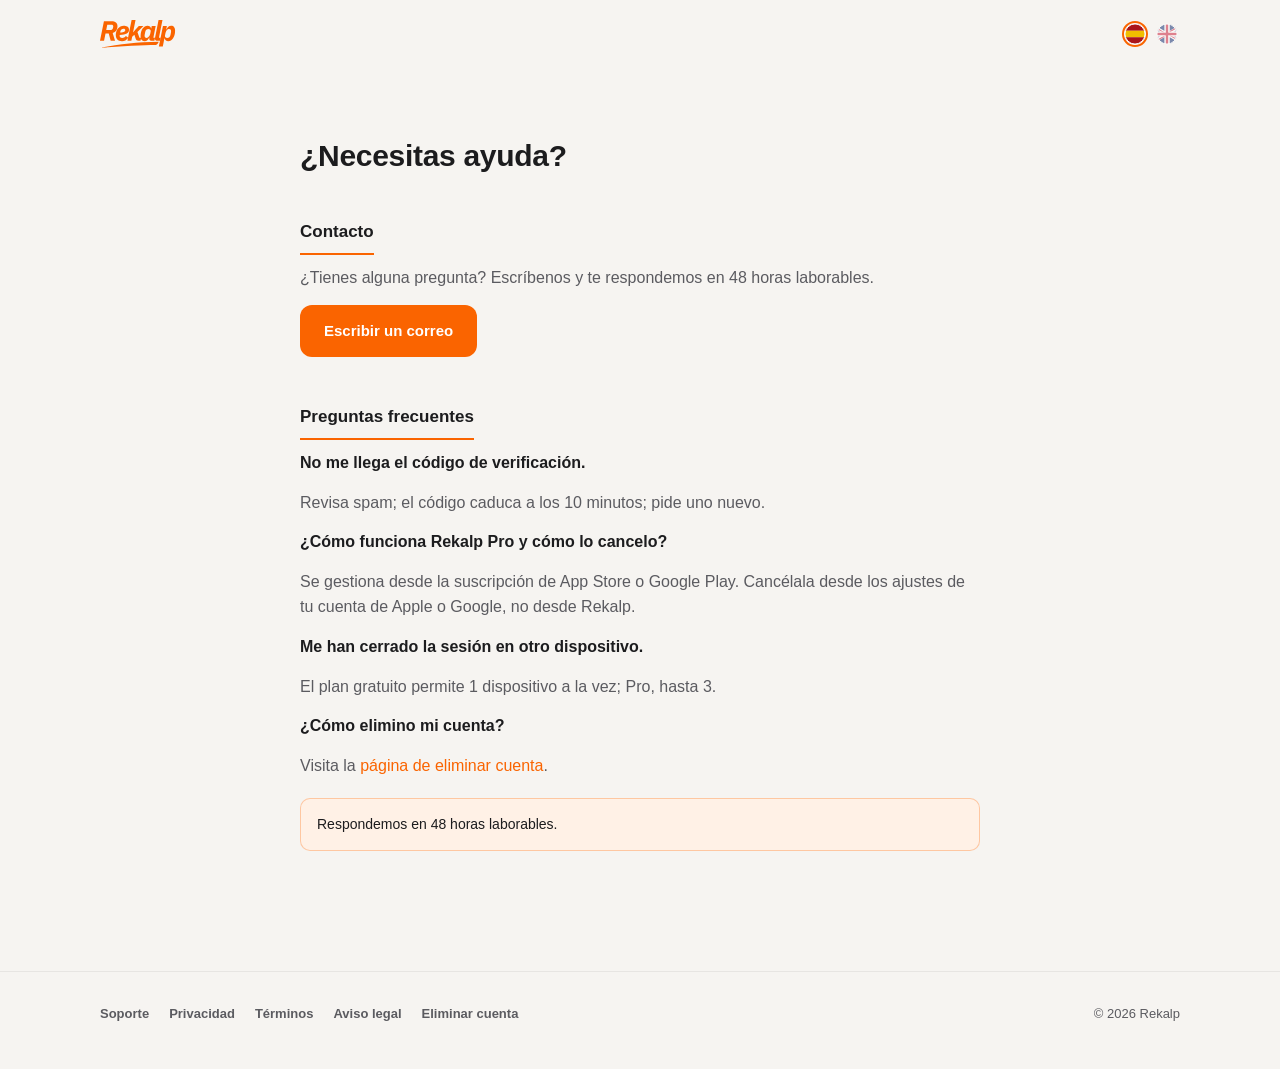
<file: contact.html>
<!DOCTYPE html>
<html lang="es">
<head>
<meta charset="UTF-8">
<meta http-equiv="refresh" content="0; url=support/index.html">
<link rel="canonical" href="https://rekalp.com/support">
<title>Redirecting…</title>
</head>
<body>
<p>Esta página se ha movido a <a href="support/index.html">/support</a>.</p>
</body>
</html>
</file>
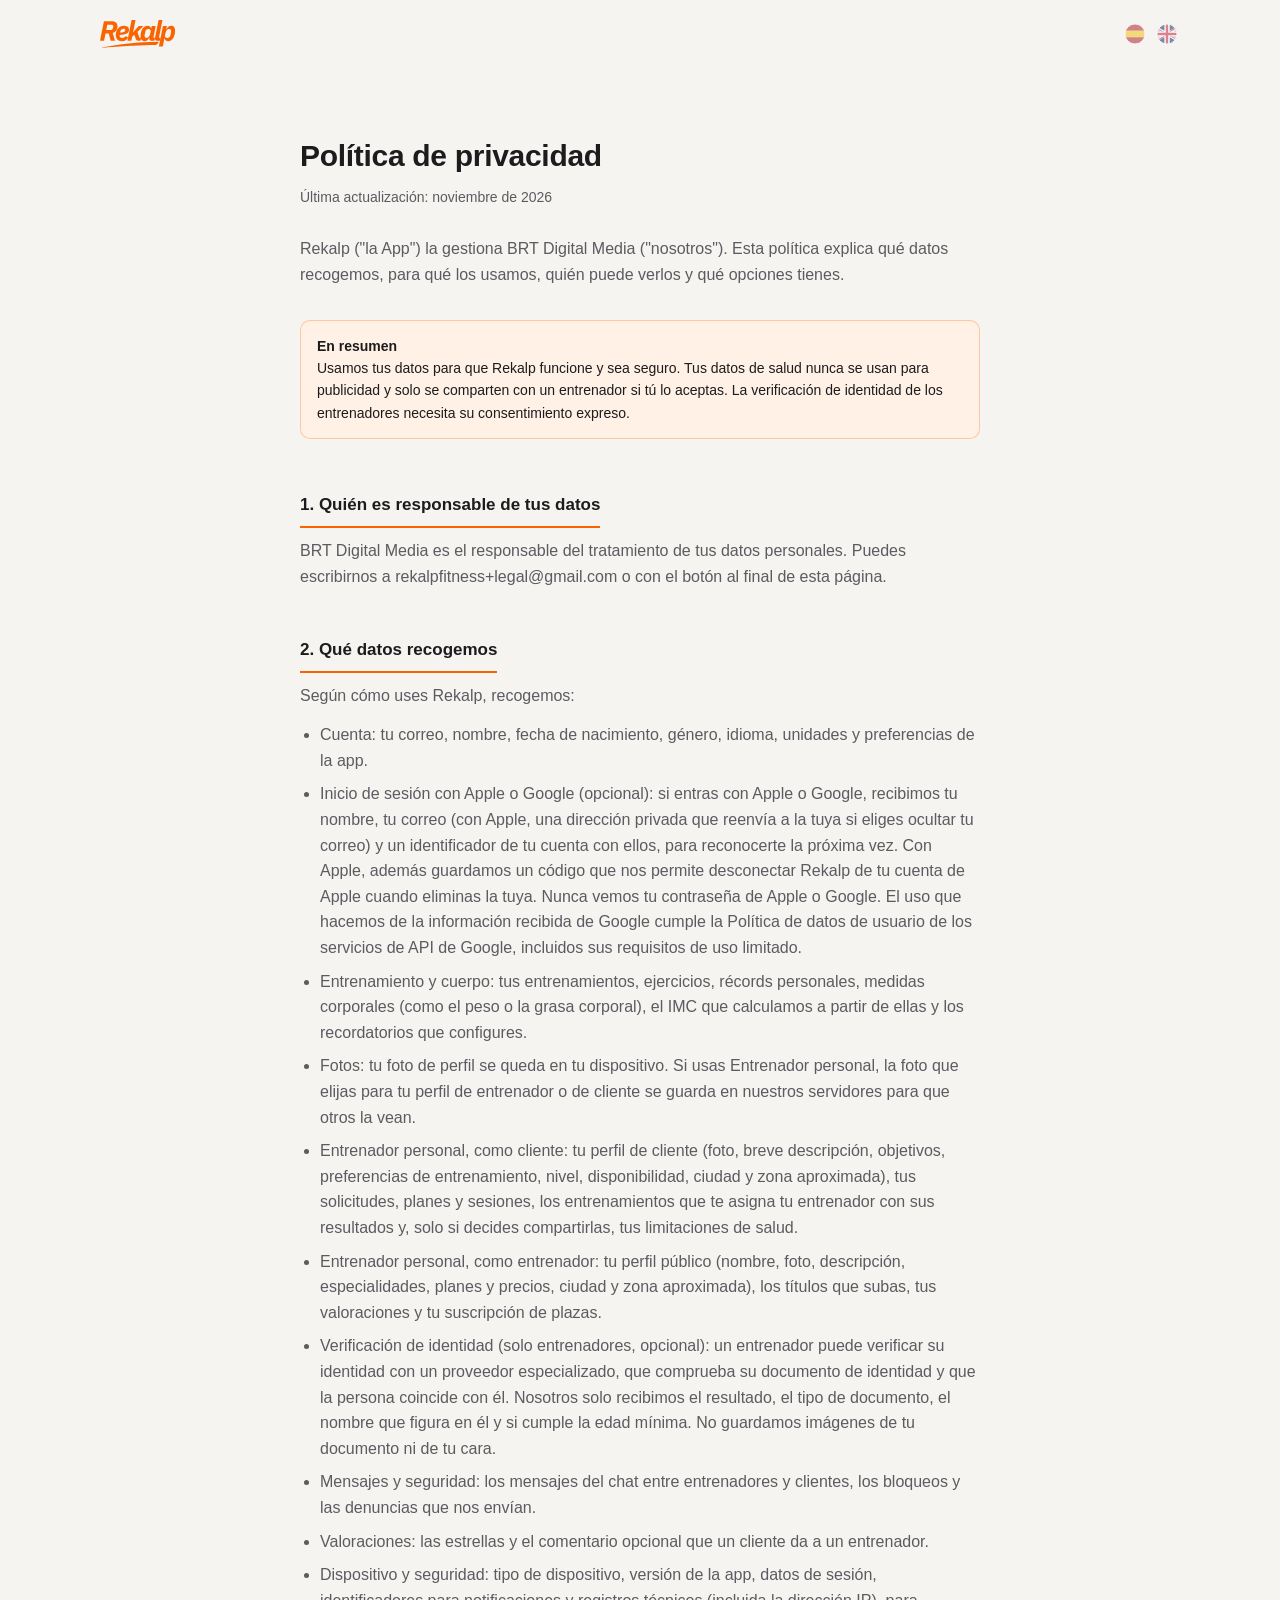
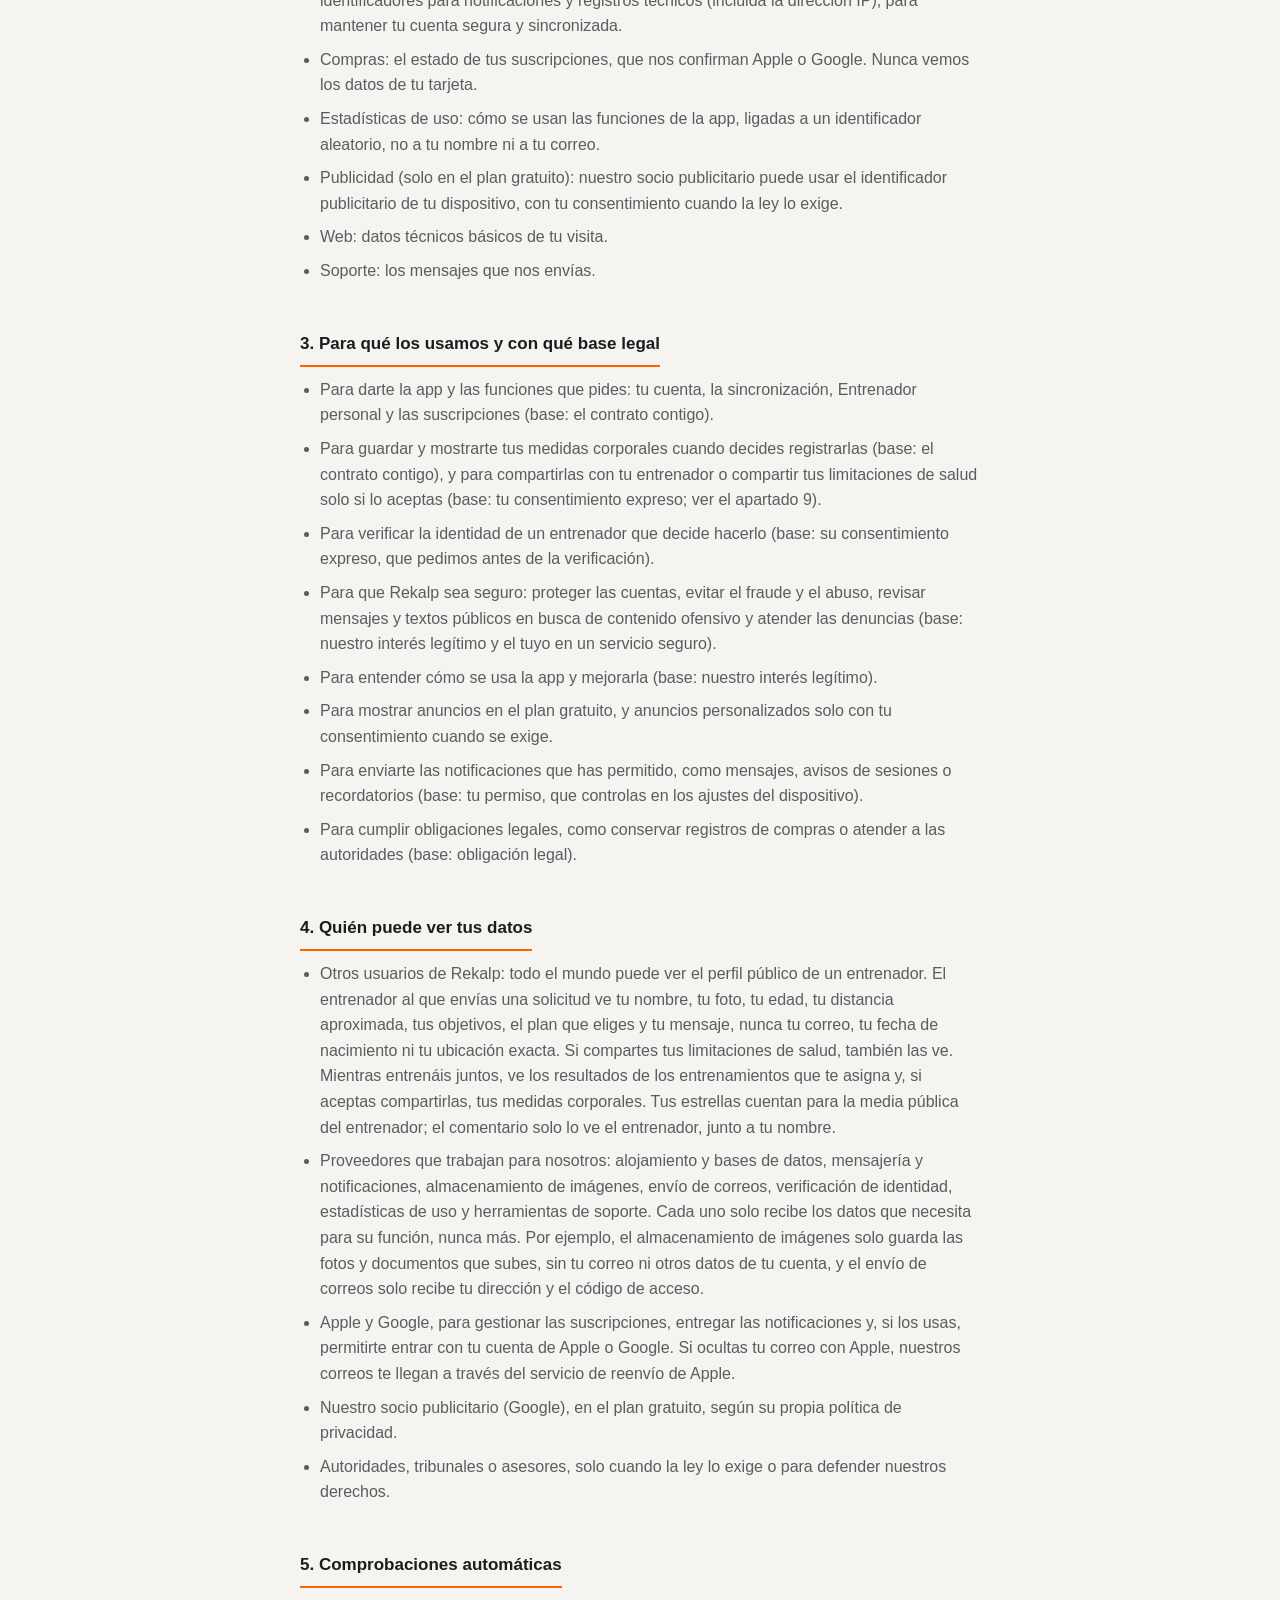
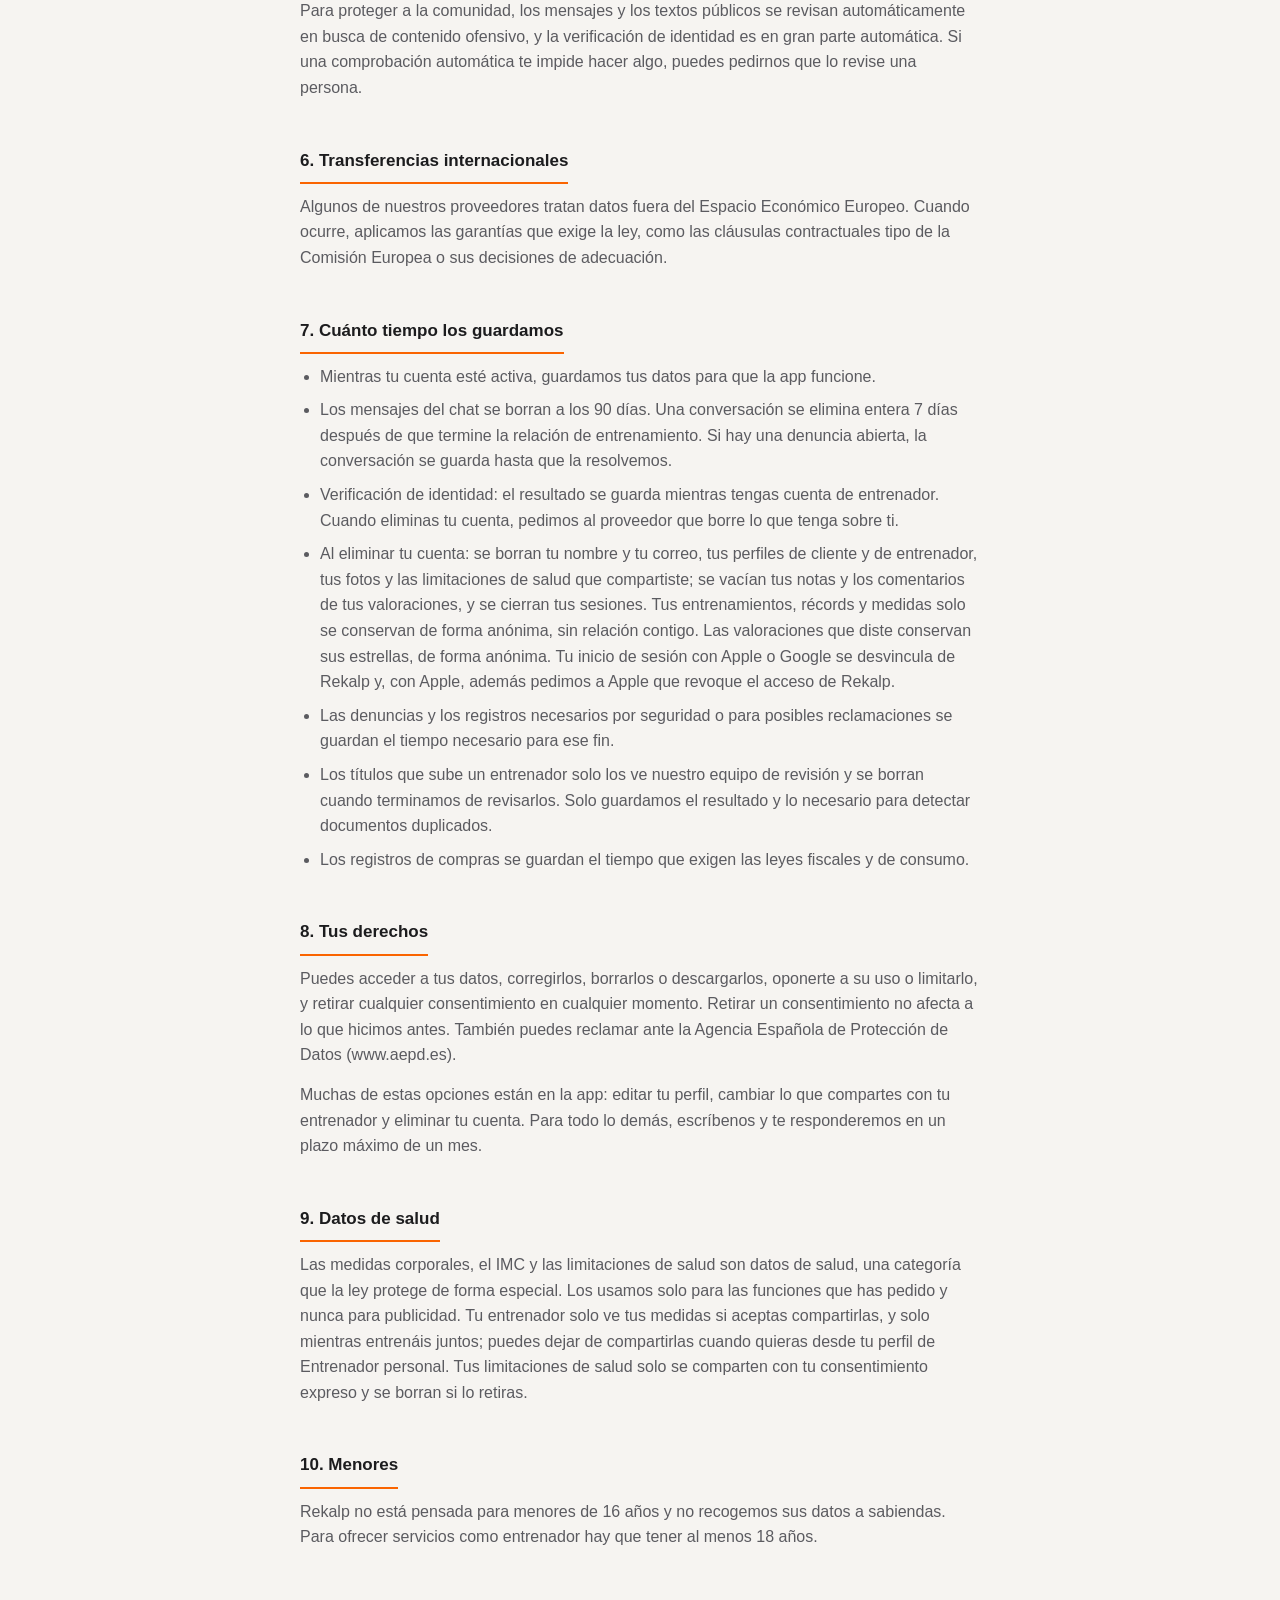
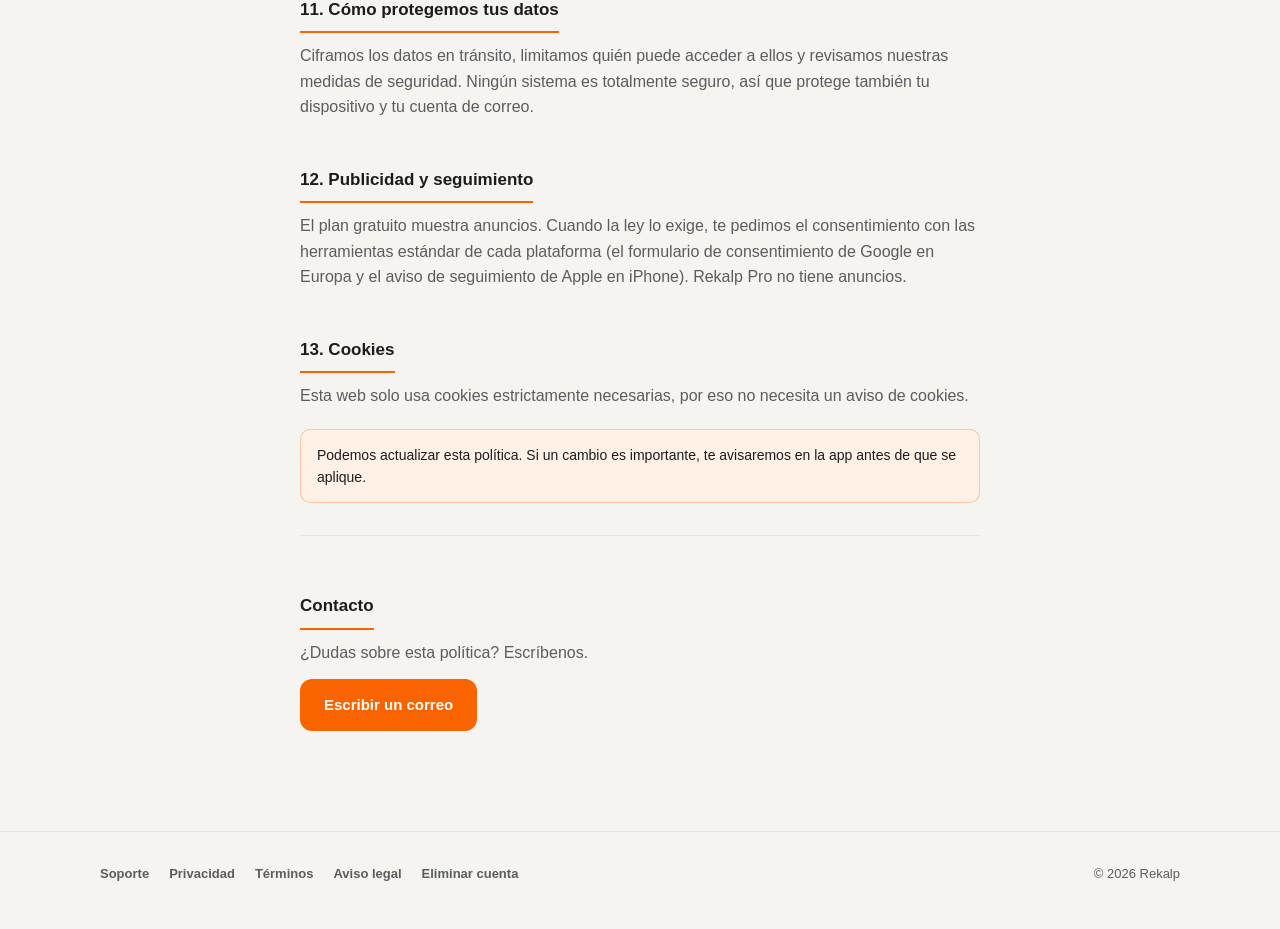
<file: privacy.html>
<!DOCTYPE html>
<html lang="es">
<head>
<meta charset="UTF-8">
<meta http-equiv="refresh" content="0; url=privacy/index.html">
<link rel="canonical" href="https://rekalp.com/privacy">
<title>Redirecting…</title>
</head>
<body>
<p>Esta página se ha movido a <a href="privacy/index.html">/privacy</a>.</p>
</body>
</html>
</file>
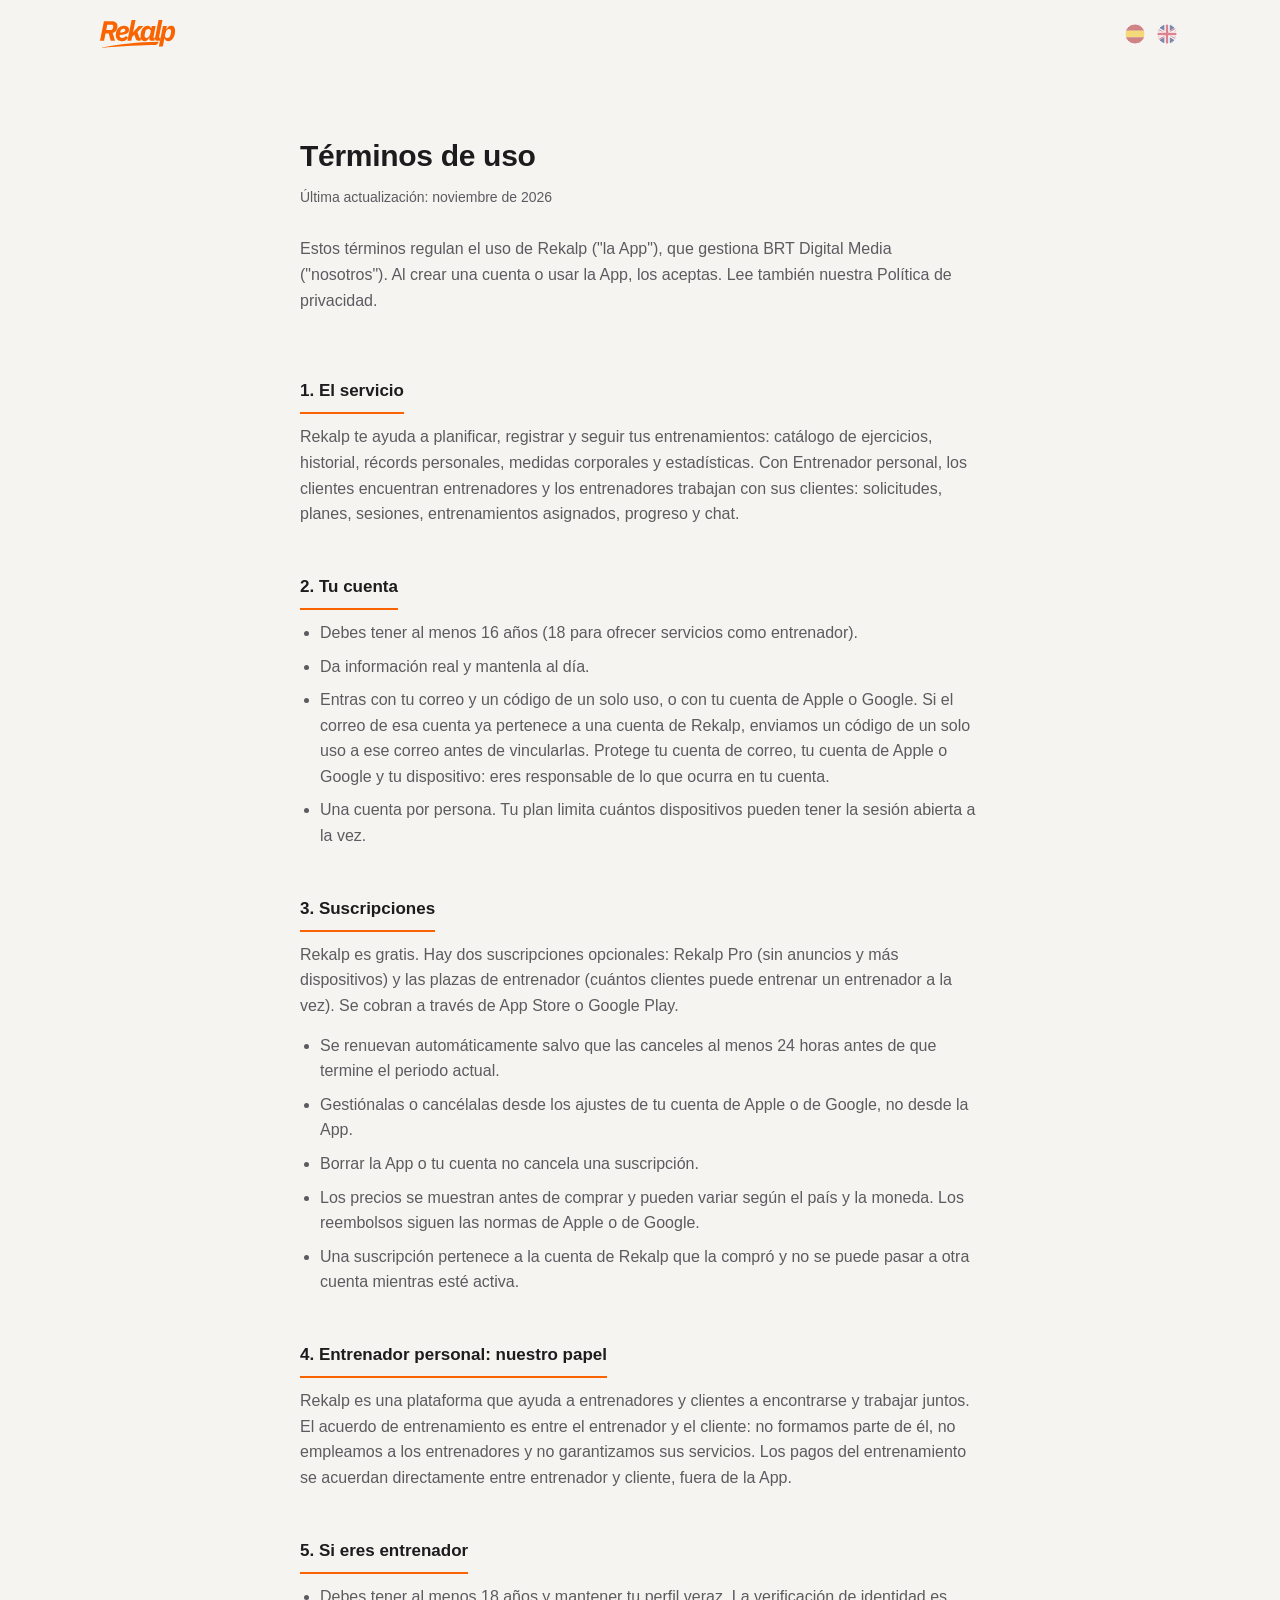
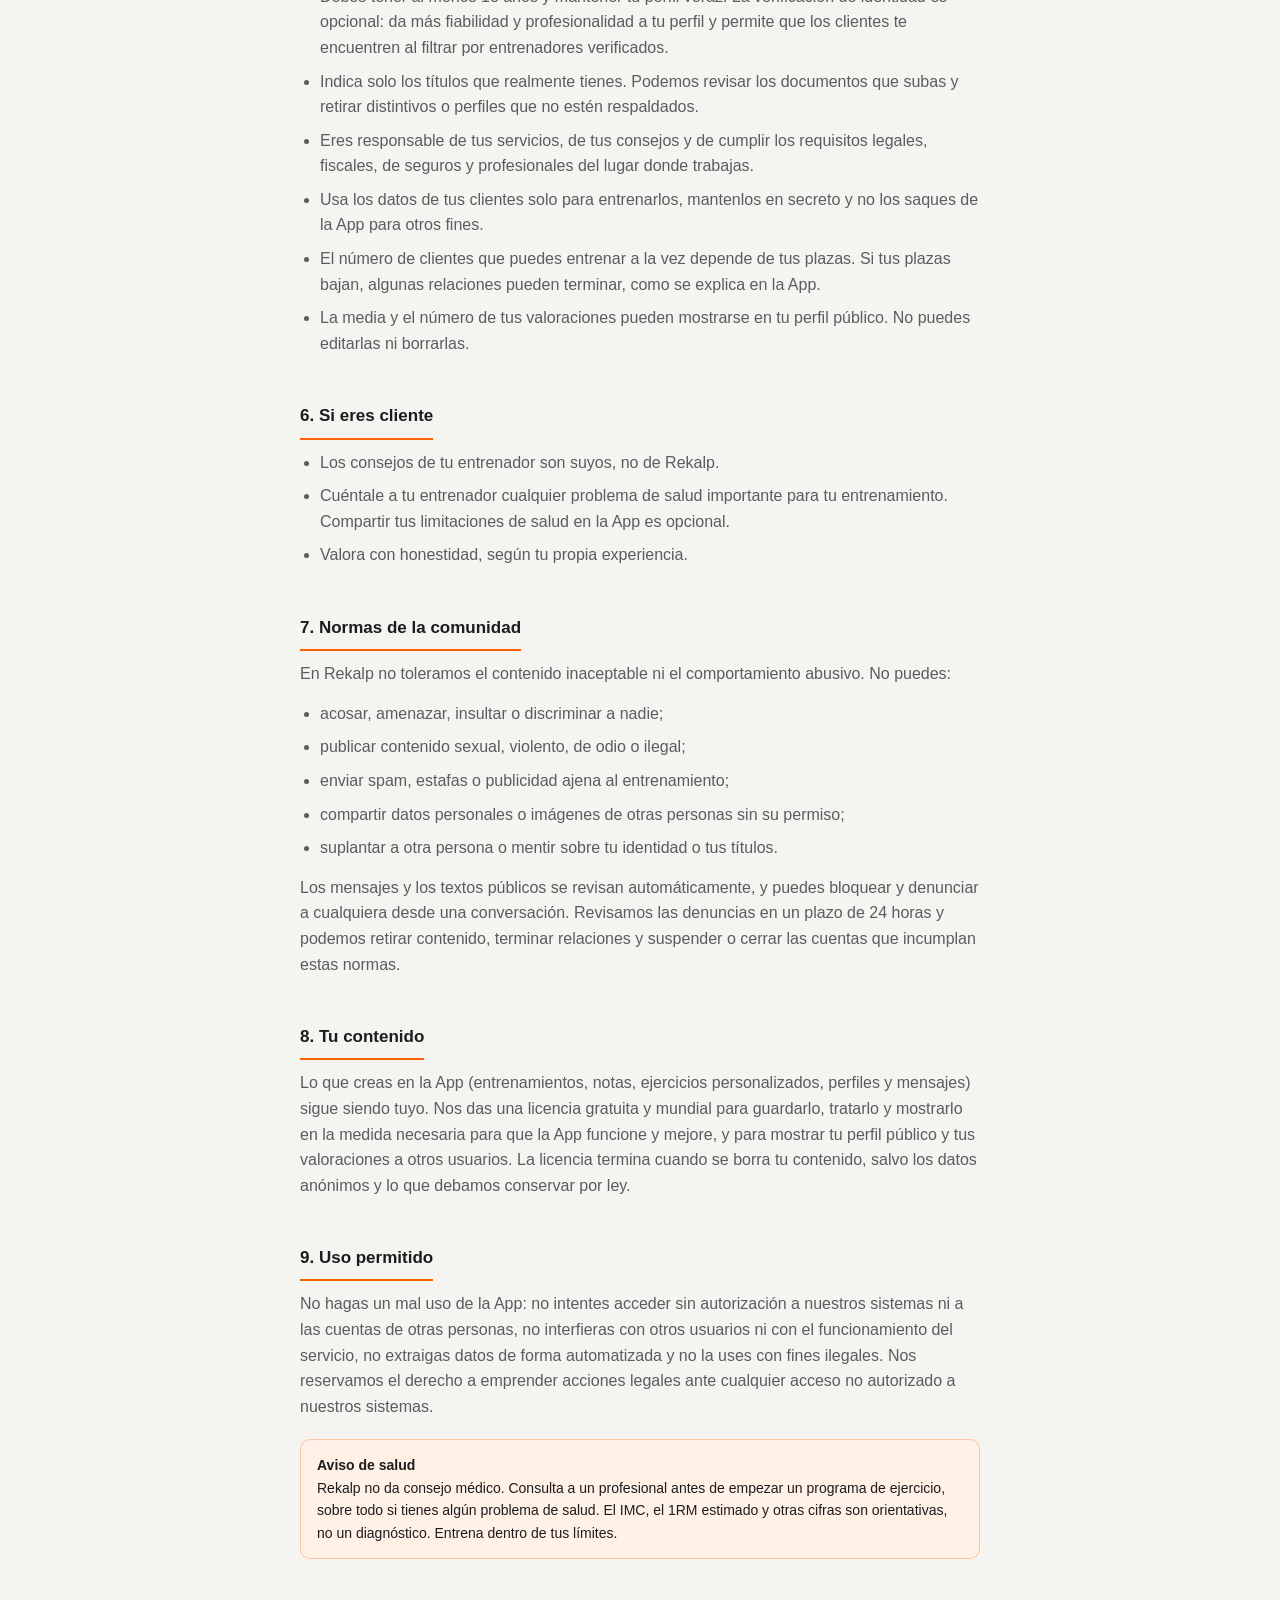
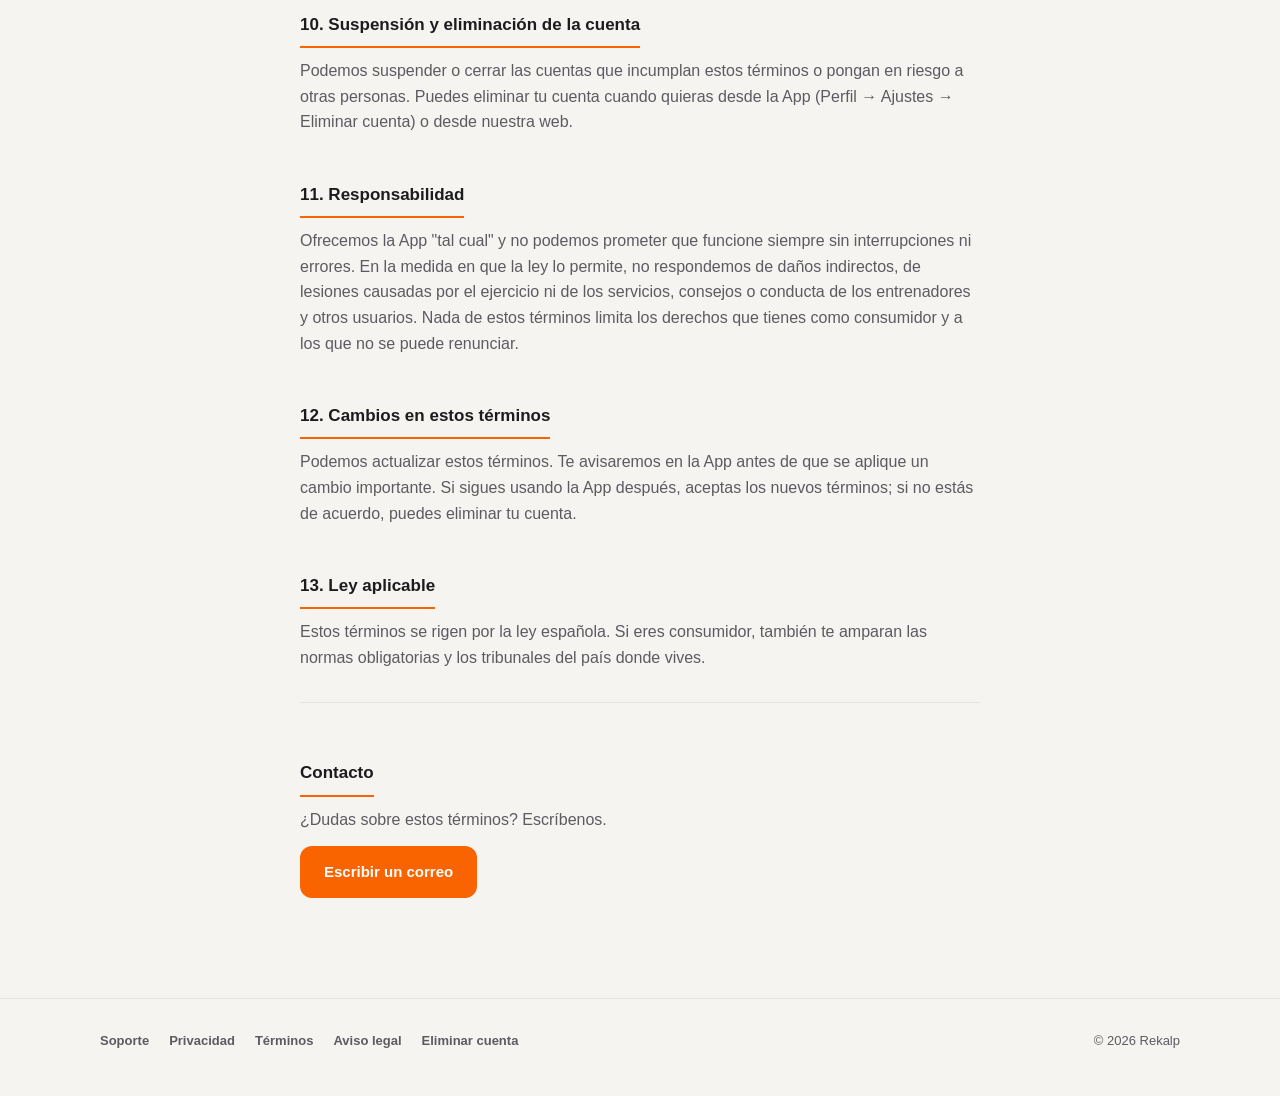
<file: terms.html>
<!DOCTYPE html>
<html lang="es">
<head>
<meta charset="UTF-8">
<meta http-equiv="refresh" content="0; url=terms/index.html">
<link rel="canonical" href="https://rekalp.com/terms">
<title>Redirecting…</title>
</head>
<body>
<p>Esta página se ha movido a <a href="terms/index.html">/terms</a>.</p>
</body>
</html>
</file>
<file: css/site.css>
:root {
  --accent: #FA6400;
  --accent-dark: #d85600;
  --accent-soft: #fff1e6;
  --bg: #f6f4f1;
  --bg-raised: #ffffff;
  --bg-raised-2: #efece7;
  --ink: #1c1c1e;
  --muted: #5b5b60;
  --line: #e7e5e2;
}

* { box-sizing: border-box; }
html { scroll-behavior: smooth; }
body {
  margin: 0;
  background: var(--bg);
  color: var(--ink);
  font-family: -apple-system, BlinkMacSystemFont, "Segoe UI", Roboto, Helvetica, Arial, sans-serif;
  line-height: 1.6;
}
a { color: var(--accent); text-decoration: none; }
a:hover { opacity: 0.85; }
.wrap { max-width: 1120px; margin: 0 auto; padding: 0 20px; }
img { max-width: 100%; }

/* ---- Nav ---- */
nav.topbar { padding: 20px 0; }
nav.topbar .wrap { display: flex; align-items: center; justify-content: space-between; gap: 16px; }
.brand-logo { height: 28px; display: block; }
.nav-links { display: flex; align-items: center; gap: 20px; }
.nav-link { font-size: 14px; font-weight: 600; color: var(--ink); border-bottom: 2px solid transparent; padding-bottom: 2px; }
.nav-link:hover { opacity: 1; border-color: var(--accent); }
nav.topbar .wrap > a { flex-shrink: 0; }
@media (max-width: 480px) {
  nav.topbar .wrap, .nav-links { gap: 10px; }
  .nav-link { font-size: 13px; text-align: right; }
  .nav-links .btn { padding: 10px 14px; font-size: 14px; }
}
@media (max-width: 360px) {
  .nav-link { display: none; }
}

.lang-switch { display: flex; gap: 6px; }
.lang-switch button {
  width: 26px; height: 26px; border-radius: 50%; padding: 0;
  border: 2px solid transparent; background: none; cursor: pointer;
  overflow: hidden; opacity: 0.5;
}
.lang-switch button img { width: 100%; height: 100%; object-fit: cover; display: block; }
.lang-switch button.active { border-color: var(--accent); opacity: 1; }

/* ---- Buttons ---- */
.btn {
  display: inline-flex;
  align-items: center;
  justify-content: center;
  gap: 8px;
  background: var(--accent);
  color: #fff;
  font-weight: 700;
  font-size: 15px;
  border: none;
  border-radius: 12px;
  padding: 14px 24px;
  cursor: pointer;
  text-align: center;
}
.btn:hover { background: var(--accent-dark); }
.btn:disabled { opacity: 0.6; cursor: default; }
.btn-secondary {
  background: transparent;
  color: var(--ink);
  border: 1px solid var(--line);
}
.btn-secondary:hover { border-color: var(--accent); background: transparent; opacity: 1; }
.btn-block { width: 100%; }

/* ---- Hero ---- */
.hero { padding: clamp(32px, 6vw, 64px) 0; }
.hero-inner { display: flex; align-items: center; gap: clamp(24px, 5vw, 56px); flex-wrap: wrap; }
.hero-copy { flex: 1 1 380px; }
.eyebrow {
  display: inline-block;
  font-size: 12px;
  font-weight: 700;
  letter-spacing: 0.1em;
  text-transform: uppercase;
  color: var(--accent);
  background: var(--accent-soft);
  padding: 6px 12px;
  border-radius: 999px;
  margin-bottom: 18px;
}
.hero h1 { font-size: clamp(30px, 4.2vw, 46px); line-height: 1.12; letter-spacing: -0.01em; margin: 0 0 18px; }
.hero p.lead { color: var(--muted); font-size: 17px; max-width: 480px; margin: 0 0 30px; }

.hero-media { flex: 0 0 auto; margin: 0 auto; }
.carousel {
  position: relative;
  width: 300px;
  max-width: 70vw;
  aspect-ratio: 1090 / 2235;
  border-radius: 50px;
  overflow: hidden;
  background: var(--bg-raised);
  border: 1px solid var(--line);
  box-shadow: 0 24px 50px rgba(0, 0, 0, 0.14);
}
.carousel-slide { position: absolute; inset: 0; width: 100%; height: 100%; object-fit: contain; opacity: 0; transition: opacity 0.6s ease; }
.carousel-slide.active { opacity: 1; }
.carousel-dots { position: absolute; left: 0; right: 0; bottom: 14px; display: flex; justify-content: center; gap: 8px; }
.carousel-dot { width: 8px; height: 8px; border-radius: 50%; background: var(--line); border: none; padding: 0; cursor: pointer; }
.carousel-dot.active { background: var(--accent); }

/* ---- Store badges ---- */
.store-row { display: flex; gap: 12px; flex-wrap: wrap; }
.store-badge {
  display: flex; align-items: center; gap: 10px;
  background: var(--bg-raised); color: var(--ink);
  border: 1px solid var(--line); border-radius: 12px;
  padding: 10px 16px; font-size: 13px; line-height: 1.25;
}
.store-badge svg { width: 22px; height: 22px; flex-shrink: 0; }
.store-badge .store-label { font-weight: 700; display: block; font-size: 13px; }
.store-badge .store-sub { color: var(--muted); font-size: 11px; display: block; }
a.store-badge:hover { opacity: 1; border-color: var(--ink); }

/* ---- Sections ---- */
.section { padding: clamp(48px, 8vw, 80px) 0; }
.section-head { max-width: 560px; margin: 0 auto 36px; text-align: center; }
.section-head h2 { font-size: clamp(22px, 3vw, 30px); margin: 0 0 10px; letter-spacing: -0.01em; }
.section-head p { color: var(--muted); margin: 0; }

/* ---- Cards / feature grid ---- */
.card-grid { display: grid; grid-template-columns: repeat(auto-fit, minmax(230px, 1fr)); gap: 20px; }
.card {
  background: var(--bg-raised);
  border: 1px solid var(--line);
  border-radius: 18px;
  padding: 26px 22px;
}
.card h3 { font-size: 16px; margin: 0 0 8px; }
.card p { font-size: 14px; color: var(--muted); margin: 0; }

/* ---- Feature icon (reintroduced from the pre-rebuild reference site) ---- */
.feature-icon {
  width: 46px;
  height: 46px;
  border-radius: 12px;
  background: #fff4ec;
  color: var(--accent);
  display: flex;
  align-items: center;
  justify-content: center;
  margin-bottom: 16px;
}
.feature-icon svg { width: 24px; height: 24px; }

/* ---- Step badge (numbered circle, same visual language as .feature-icon) ---- */
.step-badge {
  width: 36px;
  height: 36px;
  border-radius: 50%;
  background: var(--accent-soft);
  color: var(--accent);
  font-weight: 700;
  font-size: 15px;
  display: flex;
  align-items: center;
  justify-content: center;
  margin-bottom: 14px;
}

/* ---- Trainer / CTA band (light) ---- */
.band {
  background: var(--bg-raised);
  border: 1px solid var(--line);
  border-radius: 24px;
  padding: clamp(28px, 6vw, 48px);
  text-align: center;
}
.band h2 { font-size: clamp(22px, 3vw, 28px); margin: 0 0 10px; }
.band p { color: var(--muted); max-width: 520px; margin: 0 auto 22px; }

/* ---- Dark band (the one deliberate high-contrast moment per page,
   reintroduced from the reference site's .pro-band) ---- */
.dark-band {
  background: #1c1c1e;
  color: #fff;
  border-radius: 24px;
  padding: clamp(28px, 6vw, 48px);
}
.dark-band h2, .dark-band h3 { color: #fff; margin: 0 0 10px; }
.dark-band p { color: rgba(255,255,255,0.75); margin: 0 0 14px; }
.dark-band .accent { color: var(--accent); font-weight: 700; }

/* ---- Problem / solution two-column list (used inside .dark-band) ---- */
.ps-header { display: grid; grid-template-columns: 1fr 1fr; gap: 24px; margin-bottom: 4px; }
.ps-label {
  font-size: 11px; font-weight: 700; letter-spacing: 0.08em; text-transform: uppercase;
}
.ps-label-problem { color: rgba(255,255,255,0.5); }
.ps-label-solution { color: var(--accent); }
.ps-row {
  display: grid; grid-template-columns: 1fr 1fr; gap: 24px;
  padding: 12px 0; border-bottom: 1px solid rgba(255,255,255,0.12);
}
.ps-row:last-child { border-bottom: none; }
.ps-cell { display: flex; align-items: flex-start; gap: 10px; font-size: 14px; }
.ps-cell svg { flex-shrink: 0; margin-top: 2px; }
.ps-cell.ps-problem { color: rgba(255,255,255,0.7); border-right: 1px solid rgba(255,255,255,0.12); padding-right: 14px; }
.ps-cell.ps-problem svg { color: rgba(255,255,255,0.4); }
.ps-cell.ps-solution { color: rgba(255,255,255,0.95); padding-left: 2px; }
.ps-cell.ps-solution svg { color: #34c759; }
@media (max-width: 600px) {
  .ps-header, .ps-row { grid-template-columns: 1fr; gap: 6px; }
  .ps-cell.ps-problem { border-right: none; padding-right: 0; padding-bottom: 2px; }
  .ps-label-solution { margin-top: 4px; }
}

/* ---- FAQ accordion ---- */
.faq-item { border-bottom: 1px solid var(--line); }
.faq-question {
  width: 100%; text-align: left; background: none; border: none; color: var(--ink);
  font-size: 16px; font-weight: 600; padding: 18px 0; cursor: pointer;
  display: flex; justify-content: space-between; align-items: center; gap: 12px;
}
.faq-question .chevron { transition: transform 0.2s ease; color: var(--accent); flex-shrink: 0; }
.faq-item.open .chevron { transform: rotate(180deg); }
.faq-answer { max-height: 0; overflow: hidden; transition: max-height 0.25s ease; }
.faq-item.open .faq-answer { max-height: 300px; }
.faq-answer p { color: var(--muted); margin: 0 0 18px; font-size: 14px; }
.faq-answer a { color: var(--accent); }

/* ---- Pricing table ---- */
.pricing-table { width: 100%; border-collapse: collapse; margin: 20px 0; font-size: 14px; }
.pricing-table th, .pricing-table td { padding: 12px 14px; text-align: left; border-bottom: 1px solid var(--line); }
.pricing-table th { color: var(--muted); font-weight: 600; font-size: 12px; text-transform: uppercase; letter-spacing: 0.04em; }

/* ---- Doc pages (privacy/terms/legal) ---- */
.doc { max-width: 720px; margin: 0 auto; padding: clamp(40px, 6vw, 64px) 20px 80px; }
.doc h1 { font-size: 30px; margin: 0 0 6px; letter-spacing: -0.01em; }
.doc .meta { color: var(--muted); font-size: 14px; margin: 0 0 28px; }
.doc .intro { font-size: 16px; margin-bottom: 32px; color: var(--muted); }
.doc h2 { font-size: 17px; margin: 32px 0 10px; padding-bottom: 8px; border-bottom: 2px solid var(--accent); display: inline-block; }
.doc p { margin: 0 0 14px; color: var(--muted); }
.doc ul { margin: 0 0 14px; padding-left: 20px; color: var(--muted); }
.doc li { margin-bottom: 8px; }
.doc strong { color: var(--ink); font-weight: 600; }
.doc .note {
  background: var(--accent-soft); border: 1px solid rgba(250, 100, 0, 0.3);
  border-radius: 10px; padding: 14px 16px; font-size: 14px; color: var(--ink); margin: 20px 0;
}
.doc .contact-card { margin-top: 32px; padding-top: 24px; border-top: 1px solid var(--line); }

/* ---- Simple centered pages (thanks / confirmed / delete-account / support / 404) ---- */
.simple-page { min-height: 70vh; display: flex; align-items: center; padding: 40px 0; }
.simple-card { max-width: 560px; margin: 0 auto; text-align: center; padding: 0 20px; }
.simple-card h1 { font-size: 28px; margin: 0 0 14px; }
.simple-card p { color: var(--muted); font-size: 16px; margin: 0 0 20px; }
.share-row { display: flex; gap: 12px; justify-content: center; flex-wrap: wrap; margin-top: 24px; }

/* ---- Footer ---- */
footer { border-top: 1px solid var(--line); padding: 32px 0 44px; margin-top: 20px; }
footer .wrap { display: flex; justify-content: space-between; align-items: center; gap: 16px; flex-wrap: wrap; }
.footer-links { display: flex; gap: 20px; flex-wrap: wrap; }
.footer-links a { color: var(--muted); font-size: 13px; font-weight: 600; }
.footer-social { display: flex; gap: 14px; }
.footer-social a { color: var(--muted); }
.footer-copy { color: var(--muted); font-size: 13px; }

@media (min-width: 700px) {
  footer .wrap { flex-wrap: nowrap; }
}
</file>
